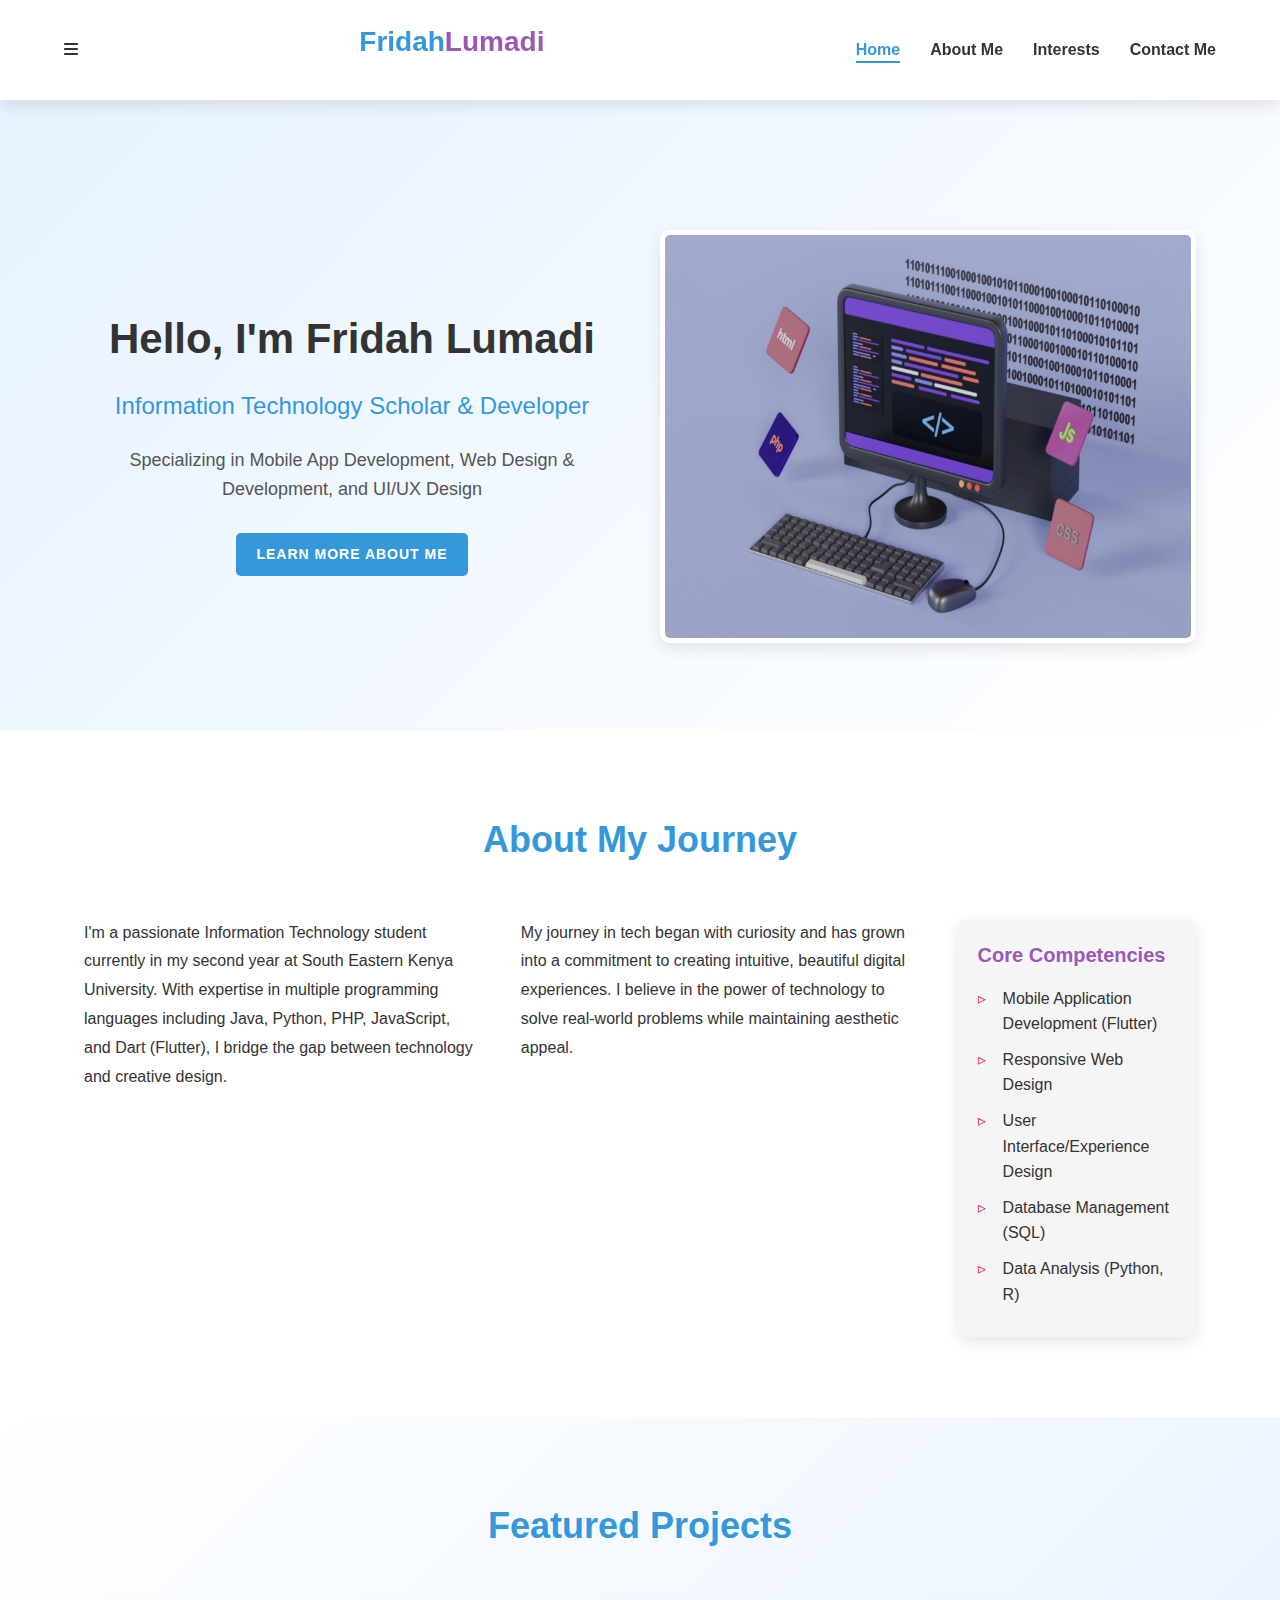
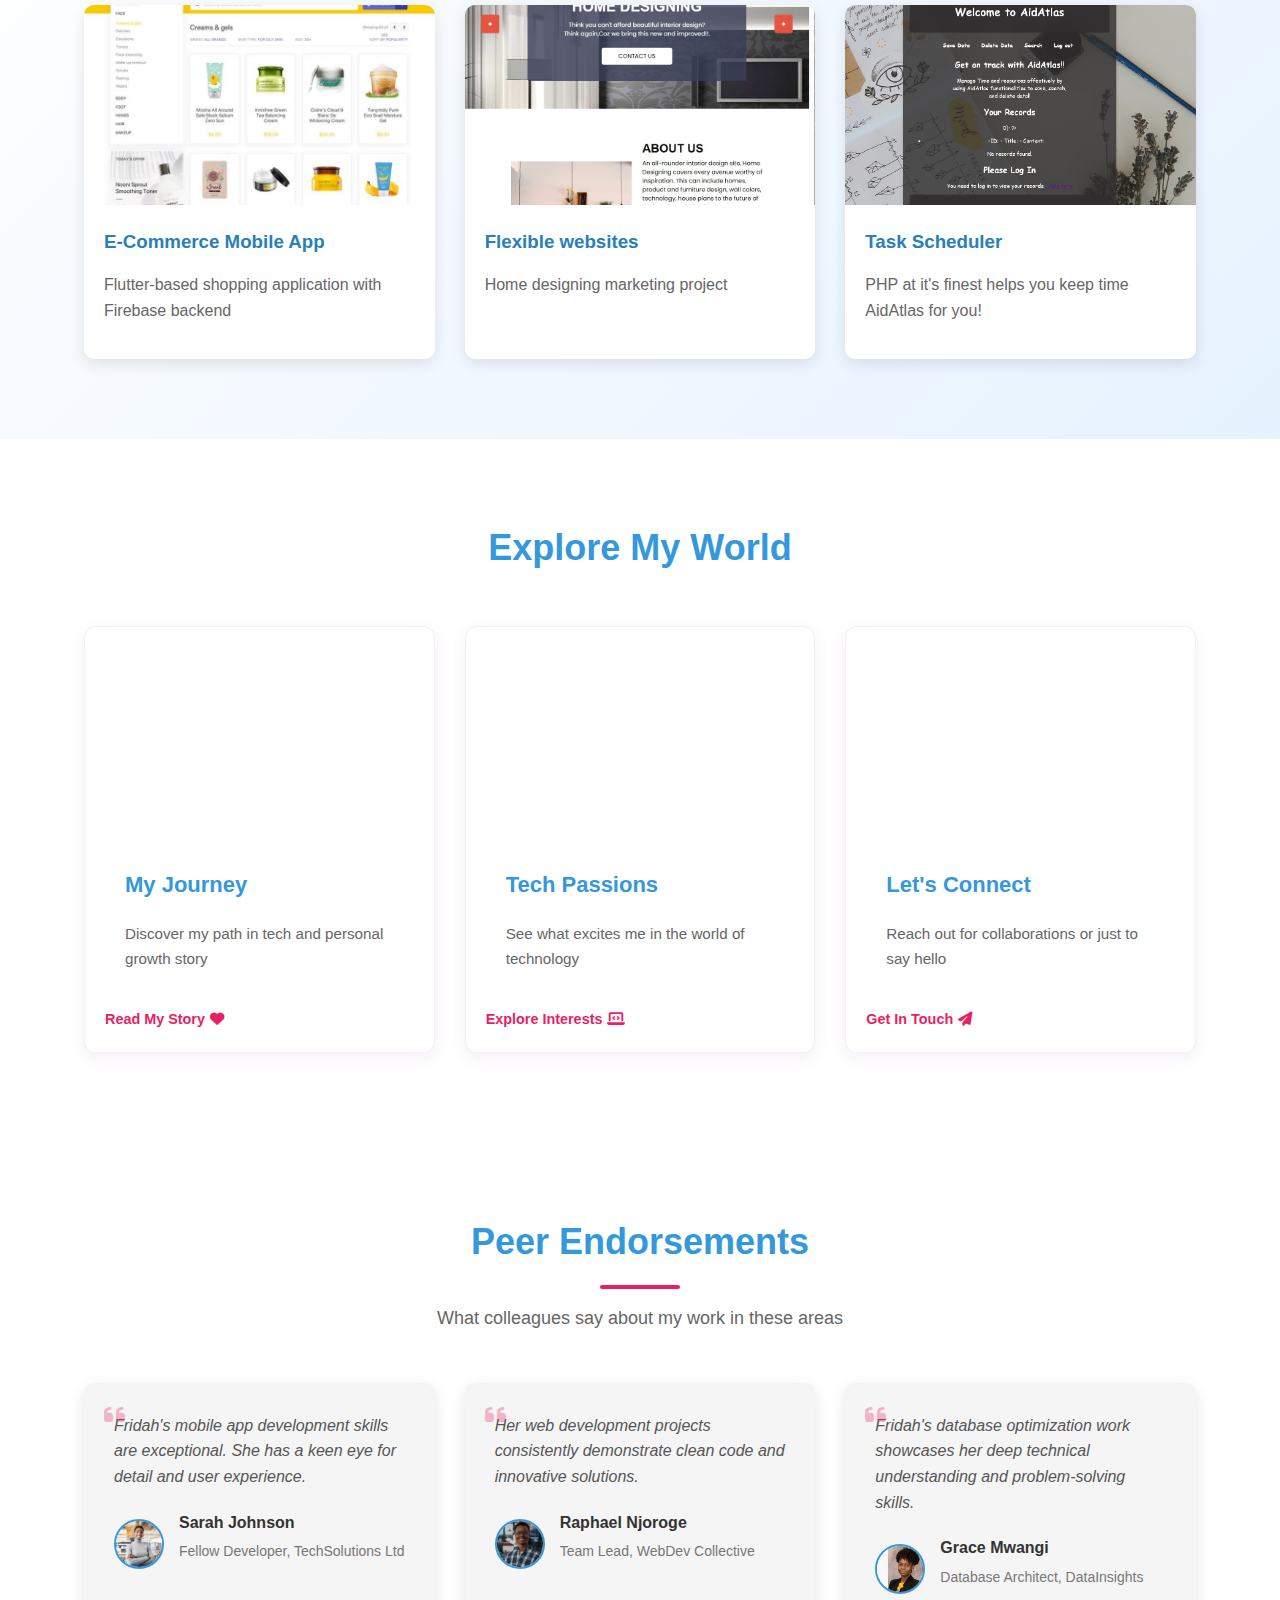
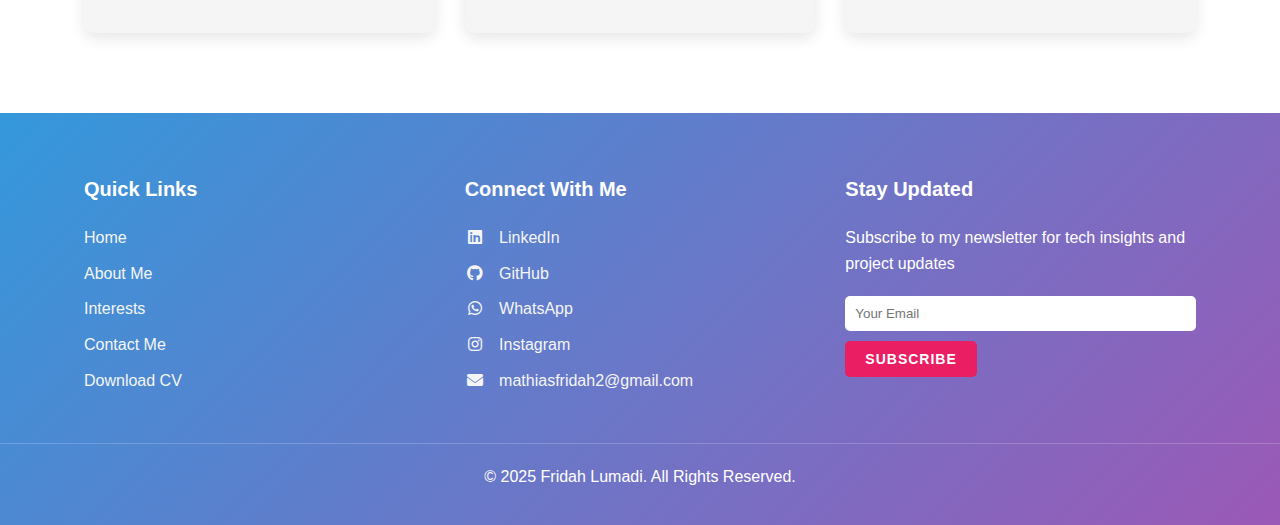
<file: Portfolio/index.html>
<!DOCTYPE html>
<html lang="en">
<head>
    <meta charset="UTF-8">
    <meta name="viewport" content="width=device-width, initial-scale=1.0">
    <title>Fridah Lumadi | IT Professional</title>
    <link rel="stylesheet" href="css/styles.css">
    <link rel="stylesheet" href="css/index.css">
    <link rel="stylesheet" href="https://cdnjs.cloudflare.com/ajax/libs/font-awesome/6.4.0/css/all.min.css">
</head>
<body>
    <header>
        <div class="container">
            <div class="logo">
                <h1>Fridah<span>Lumadi</span></h1>
            </div>
            <nav>
                <ul>
                    <li class="active"><a href="index.html">Home</a></li>
                    <li><a href="aboutme.html">About Me</a></li>
                    <li><a href="interests.html">Interests</a></li>
                    <li><a href="contact.html">Contact Me</a></li>

                </ul>
            </nav>
        </div>
    </header>

    <section class="hero">
        <div class="container">
            <div class="hero-content">
                <h2>Hello, I'm Fridah Lumadi</h2>
                <h3>Information Technology Scholar & Developer</h3>
                <p>Specializing in Mobile App Development, Web Design & Development, and UI/UX Design</p>
                <a href="aboutme.html" class="btn">Learn More About Me</a>
            </div>
            <div class="hero-image">
                <img src="images/profile.jpg" alt="Fridah Lumadi">
            </div>
        </div>
    </section>

    <section class="about">
        <div class="container">
            <h2>About My Journey</h2>
            <div class="about-content">
                <p>I'm a passionate Information Technology student currently in my second year at South Eastern Kenya University. With expertise in multiple programming languages including Java, Python, PHP, JavaScript, and Dart (Flutter), I bridge the gap between technology and creative design.</p>
                <p>My journey in tech began with curiosity and has grown into a commitment to creating intuitive, beautiful digital experiences. I believe in the power of technology to solve real-world problems while maintaining aesthetic appeal.</p>
                <div class="skills">
                    <h3>Core Competencies</h3>
                    <ul>
                        <li>Mobile Application Development (Flutter)</li>
                        <li>Responsive Web Design</li>
                        <li>User Interface/Experience Design</li>
                        <li>Database Management (SQL)</li>
                        <li>Data Analysis (Python, R)</li>
                    </ul>
                </div>
            </div>
        </div>
    </section>

    <section class="featured-projects">
        <div class="container">
            <h2>Featured Projects</h2>
            <div class="projects-carousel">
                <div class="project">
                    <img src="images/project3.jpg" alt="Project 1">
                    <a href="#" ><h3>E-Commerce Mobile App</h3></a>
                    <p>Flutter-based shopping application with Firebase backend</p>
                </div>
                <div class="project">
                    <img src="images/project2.jpg" alt="Project 2">
                    <a href="https://github.com/flumadi/homedesigning" ><h3>Flexible websites</h3></a>
                    <p>Home designing marketing project</p>
                </div>
                <div class="project">
                    <img src="images/project1.jpg" alt="Project 3">
                    <a href="https://github.com/flumadi/AidAtlas_tasksheduler" ><h3>Task Scheduler</h3></a>
                    <p>PHP at it's finest helps you keep time AidAtlas for you!</p>
                </div>
            </div>
        </div>
    </section>
     <section class="page-previews">
        <div class="container">
            <h2>Explore My World</h2>
            <div class="preview-grid">
                <a href="aboutme.html" class="preview-card" data-animate="fadeInUp">
                    <div class="preview-image" style="background-image: url('https://images.unsplash.com/photo-1542744173-8e7e53415bb0?ixlib=rb-4.0.3&ixid=M3wxMjA3fDB8MHxwaG90by1wYWdlfHx8fGVufDB8fHx8fA%3D%3D&auto=format&fit=crop&w=600&q=80');">
                        <div class="image-credit"></div>
                    </div>
                    <div class="preview-content">
                        <h3>My Journey</h3>
                        <p>Discover my path in tech and personal growth story</p>
                        <span class="preview-link">Read My Story <i class="fas fa-heart"></i></span>
                    </div>
                </a>
                <a href="interests.html" class="preview-card" data-animate="fadeInUp" data-delay="100">
                    <div class="preview-image" style="background-image: url('https://images.unsplash.com/photo-1547658719-da2b51169166?ixlib=rb-4.0.3&ixid=M3wxMjA3fDB8MHxwaG90by1wYWdlfHx8fGVufDB8fHx8fA%3D%3D&auto=format&fit=crop&w=600&q=80');">
                        <div class="image-credit"></div>
                    </div>
                    <div class="preview-content">
                        <h3>Tech Passions</h3>
                        <p>See what excites me in the world of technology</p>
                        <span class="preview-link">Explore Interests <i class="fas fa-laptop-code"></i></span>
                    </div>
                </a>
                <a href="contact.html" class="preview-card" data-animate="fadeInUp" data-delay="200">
                    <div class="preview-image" style="background-image: url('https://images.unsplash.com/photo-1529333166437-7750a6dd5a70?ixlib=rb-4.0.3&ixid=M3wxMjA3fDB8MHxwaG90by1wYWdlfHx8fGVufDB8fHx8fA%3D%3D&auto=format&fit=crop&w=600&q=80');">
                        <div class="image-credit"></div>
                    </div>
                    <div class="preview-content">
                        <h3>Let's Connect</h3>
                        <p>Reach out for collaborations or just to say hello</p>
                        <span class="preview-link">Get In Touch <i class="fas fa-paper-plane"></i></span>
                    </div>
                </a>
            </div>
        </div>
    </section>
    <section class="testimonials">
        <div class="container">
            <h2 class="section-title">Peer Endorsements</h2>
            <p class="section-subtitle">What colleagues say about my work in these areas</p>
            
            <div class="testimonial-slider">
                <div class="testimonial-card">
                    <div class="testimonial-content">
                        <i class="fas fa-quote-left quote-icon"></i>
                        <p>Fridah's mobile app development skills are exceptional. She has a keen eye for detail and user experience.</p>
                    </div>
                    <div class="testimonial-author">
                        <img src="images/client1.jpg" alt="Colleague">
                        <div>
                            <h4>Sarah Johnson</h4>
                            <p>Fellow Developer, TechSolutions Ltd</p>
                        </div>
                    </div>
                </div>
                
                <div class="testimonial-card">
                    <div class="testimonial-content">
                        <i class="fas fa-quote-left quote-icon"></i>
                        <p>Her web development projects consistently demonstrate clean code and innovative solutions.</p>
                    </div>
                    <div class="testimonial-author">
                        <img src="images/client3.jpg" alt="Colleague">
                        <div>
                            <h4>Raphael Njoroge</h4>
                            <p>Team Lead, WebDev Collective</p>
                        </div>
                    </div>
                </div>
                
                <div class="testimonial-card">
                    <div class="testimonial-content">
                        <i class="fas fa-quote-left quote-icon"></i>
                        <p>Fridah's database optimization work showcases her deep technical understanding and problem-solving skills.</p>
                    </div>
                    <div class="testimonial-author">
                        <img src="images/client2.jpg" alt="Colleague">
                        <div>
                            <h4>Grace Mwangi</h4>
                            <p>Database Architect, DataInsights</p>
                        </div>
                    </div>
                </div>
            </div>
        </div>
    </section>

    <footer>
        <div class="container">
            <div class="footer-links">
                <h3>Quick Links</h3>
                <ul>
                    <li><a href="index.html">Home</a></li>
                    <li><a href="aboutme.html">About Me</a></li>
                    <li><a href="interests.html">Interests</a></li>
                    <li><a href="contact.html">Contact Me</a></li>
                    <li><a href="https://drive.google.com/file/d/1qJJAAvzJBwAUFWs9P2b1STUylVe3m7JW/view?usp=drive_link">Download CV</a></li>
                </ul>
            </div>
            <div class="footer-contact">
                <h3>Connect With Me</h3>
                <ul>
                    <li><a href="https://www.linkedin.com/in/fridah-lumadi-356257330" target="_blank"><i class="fab fa-linkedin"></i> LinkedIn</a></li>
                    <li><a href="https://github.com/flumadi" target="_blank"><i class="fab fa-github"></i> GitHub</a></li>
                    <li><a href="https://wa.me/0724442672" target="_blank"><i class="fab fa-whatsapp"></i> WhatsApp</a></li>
                    <li><a href="https://www.instagram.com/flumadi" target="_blank"><i class="fab fa-instagram"></i> Instagram</a></li>
                    <li><a href="mailto:mathiasfridah2@gmail.com"><i class="fas fa-envelope"></i> mathiasfridah2@gmail.com</a></li>
                </ul>
            </div>
            <div class="footer-newsletter">
                <h3>Stay Updated</h3>
                <p>Subscribe to my newsletter for tech insights and project updates</p>
                
                <form 
                  name="newsletter" 
                  method="POST" 
                  netlify
                  netlify-honeypot="bot-field"
                  id="newsletterForm" 
                  class="newsletter-form"
                >
                  <input type="hidden" name="form-name" value="newsletter">
                  <p class="hidden">
                    <label>Don't fill this out: <input name="bot-field"></label>
                  </p>
                  
                  <input 
                    type="email" 
                    id="newsletterEmail" 
                    name="email" 
                    placeholder="Your Email" 
                    required
                    aria-label="Your email address"
                  >
                  <button type="submit" class="btn">
                    <span class="btn-text">Subscribe</span>
                    <i class="fas fa-spinner loading-spinner"></i>
                  </button>
                  <div class="form-response-message"></div>
                </form>
              </div>
</div>
            </div>
        <div class="copyright">
            <p>&copy; 2025 Fridah Lumadi. All Rights Reserved.</p>
        </div>
    </footer>

    <script src="js/script.js"></script>
</body>
</html>
</file>
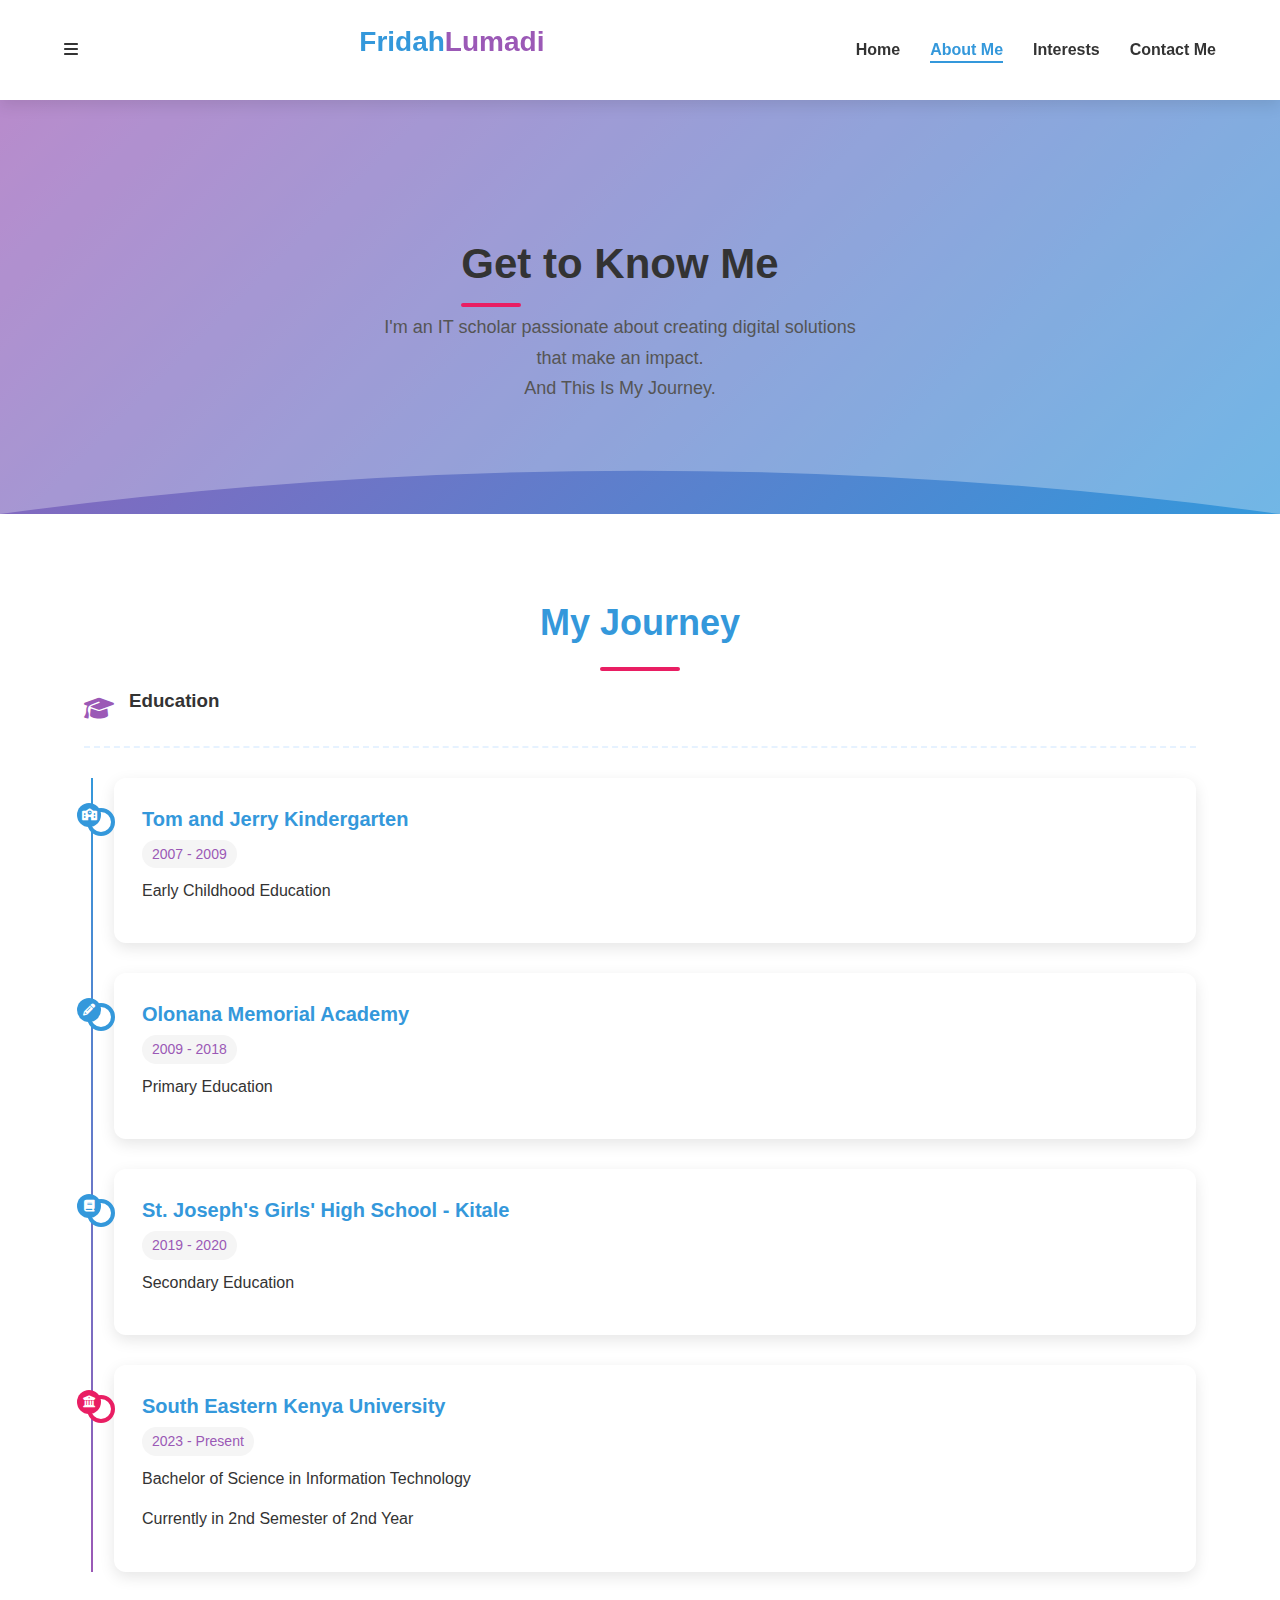
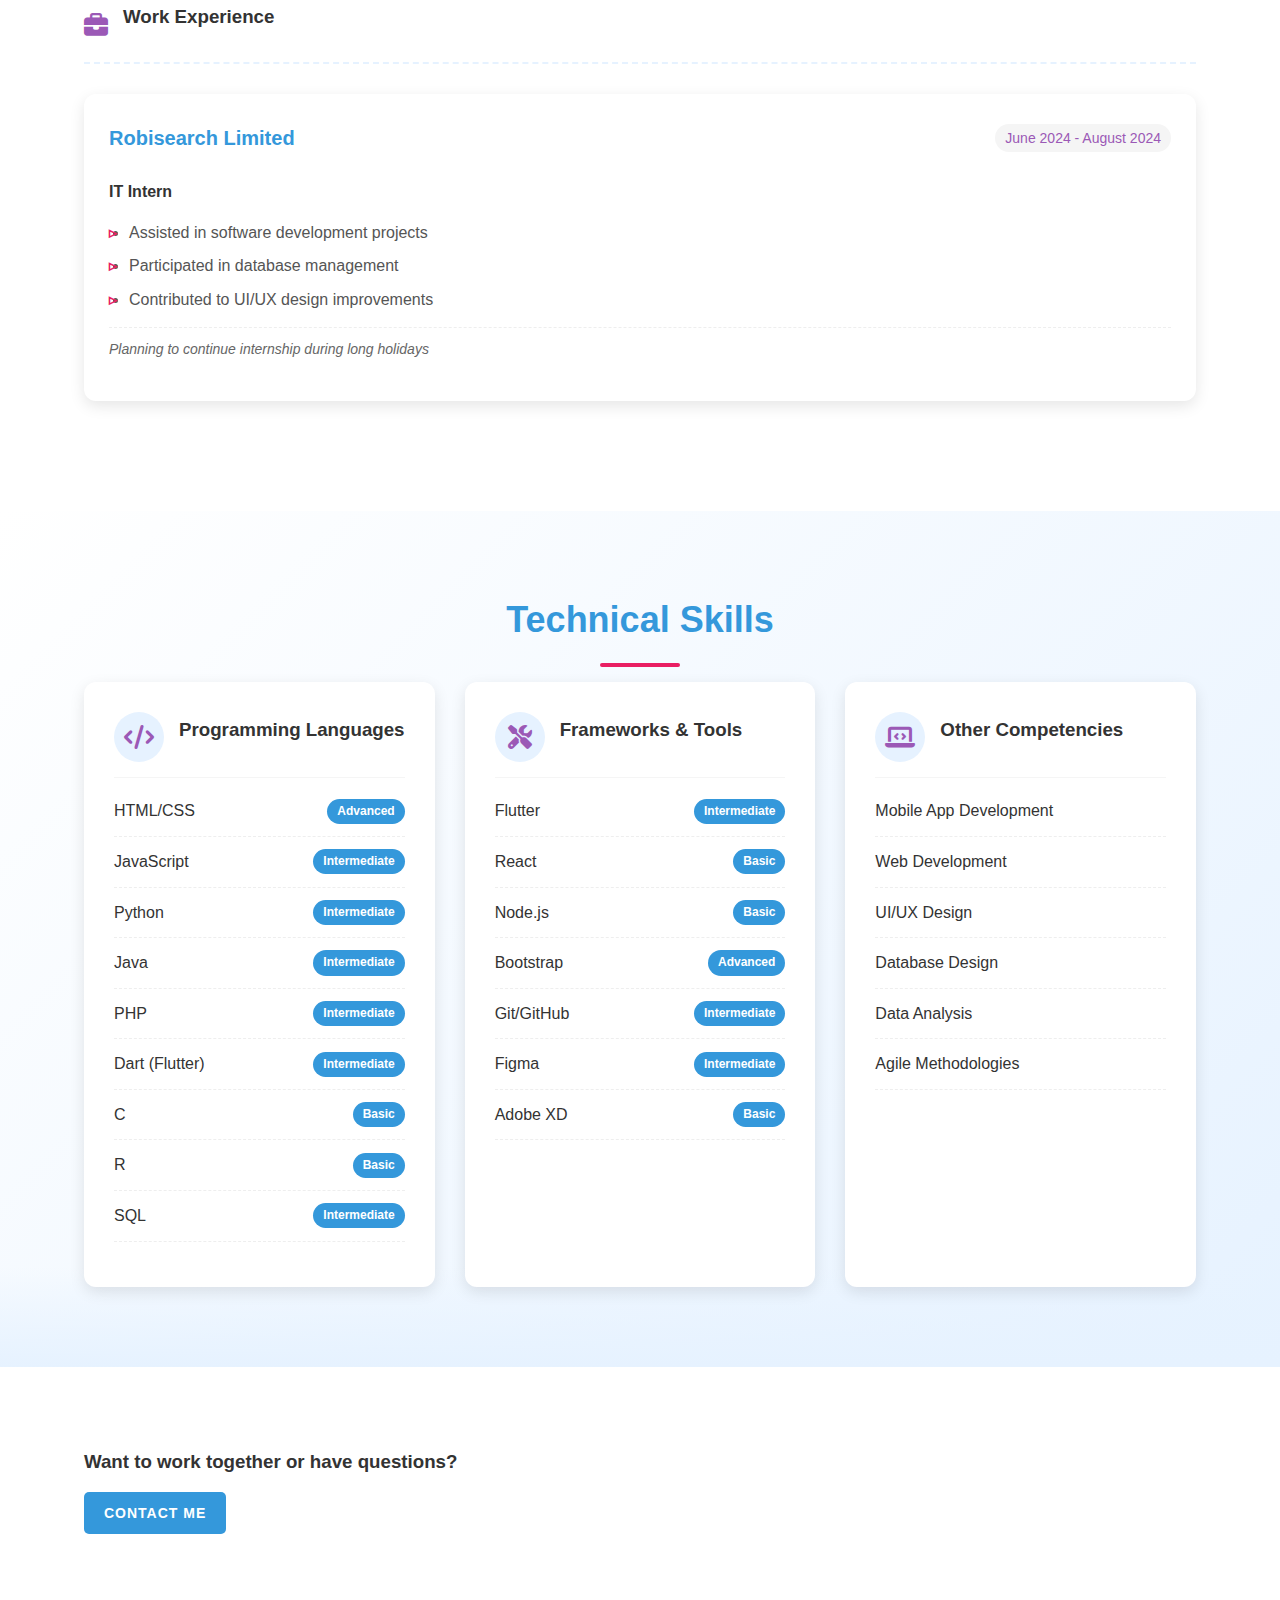
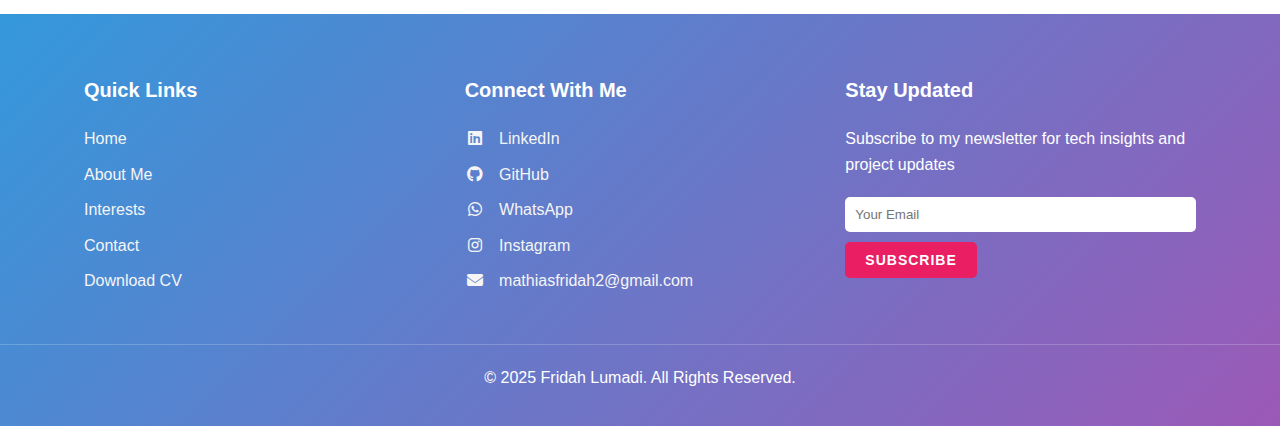
<file: Portfolio/aboutme.html>
<!DOCTYPE html>
<html lang="en">
<head>
    <meta charset="UTF-8">
    <meta name="viewport" content="width=device-width, initial-scale=1.0">
    <title>About Fridah Lumadi | IT Professional</title>
    <link rel="stylesheet" href="css/styles.css">
    <link rel="stylesheet" href="https://cdnjs.cloudflare.com/ajax/libs/font-awesome/6.4.0/css/all.min.css">
</head>
 <body>
    <header>
        <div class="container">
            <div class="logo">
                <h1>Fridah<span>Lumadi</span></h1>
            </div>
            <nav>
                <ul>
                    <li><a href="index.html">Home</a></li>
                    <li class="active"><a href="aboutme.html">About Me</a></li>
                    <li><a href="interests.html">Interests</a></li>
                    <li><a href="contact.html">Contact Me</a></li>
                </ul>
            </nav>
        </div>
    </header>

    <section class="about-hero">
        <div class="container">
            <div class="hero-content">
                <h2>Get to Know Me</h2>
                <p>I'm an IT scholar passionate about creating digital solutions that make an impact.<br>
                    And This Is My Journey.<br>
                </p>
            </div>
        </div>
    </section>

    <section class="about-me">
        <div class="container">
            <h2 class="section-title">My Journey</h2>
            <div class="about-grid">
                <div class="education">
                    <div class="section-header">
                        <i class="fas fa-graduation-cap"></i>
                        <h3>Education</h3>
                    </div>
                    <div class="timeline">
                        <div class="timeline-item">
                            <div class="timeline-icon">
                                <i class="fas fa-school"></i>
                            </div>
                            <div class="timeline-content">
                                <h4>Tom and Jerry Kindergarten</h4>
                                <p class="timeline-date">2007 - 2009</p>
                                <p>Early Childhood Education</p>
                            </div>
                        </div>
                        <div class="timeline-item">
                            <div class="timeline-icon">
                                <i class="fas fa-pencil-alt"></i>
                            </div>
                            <div class="timeline-content">
                                <h4>Olonana Memorial Academy</h4>
                                <p class="timeline-date">2009 - 2018</p>
                                <p>Primary Education</p>
                            </div>
                        </div>
                        <div class="timeline-item">
                            <div class="timeline-icon">
                                <i class="fas fa-book"></i>
                            </div>
                            <div class="timeline-content">
                                <h4>St. Joseph's Girls' High School - Kitale</h4>
                                <p class="timeline-date">2019 - 2020</p>
                                <p>Secondary Education</p>
                            </div>
                        </div>
                        <div class="timeline-item current">
                            <div class="timeline-icon">
                                <i class="fas fa-university"></i>
                            </div>
                            <div class="timeline-content">
                                <h4>South Eastern Kenya University</h4>
                                <p class="timeline-date">2023 - Present</p>
                                <p>Bachelor of Science in Information Technology</p>
                                <p>Currently in 2nd Semester of 2nd Year</p>
                            </div>
                        </div>
                    </div>
                </div>
                <div class="experience">
                    <div class="section-header">
                        <i class="fas fa-briefcase"></i>
                        <h3>Work Experience</h3>
                    </div>
                    <div class="experience-item">
                        <div class="exp-header">
                            <h4>Robisearch Limited</h4>
                            <p class="date">June 2024 - August 2024</p>
                        </div>
                        <p class="position">IT Intern</p>
                        <ul class="exp-details">
                            <li>Assisted in software development projects</li>
                            <li>Participated in database management</li>
                            <li>Contributed to UI/UX design improvements</li>
                        </ul>
                        <p class="exp-note">Planning to continue internship during long holidays</p>
                    </div>
                </div>
            </div>
        </div>
    </section>

    <section class="skills-showcase">
        <div class="container">
            <h2 class="section-title">Technical Skills</h2>
            <div class="skills-container">
                <div class="skill-category">
                    <div class="skill-header">
                        <i class="fas fa-code"></i>
                        <h3>Programming Languages</h3>
                    </div>
                    <ul>
                        <li><span class="skill-name">HTML/CSS</span> <span class="skill-level">Advanced</span></li>
                        <li><span class="skill-name">JavaScript</span> <span class="skill-level">Intermediate</span></li>
                        <li><span class="skill-name">Python</span> <span class="skill-level">Intermediate</span></li>
                        <li><span class="skill-name">Java</span> <span class="skill-level">Intermediate</span></li>
                        <li><span class="skill-name">PHP</span> <span class="skill-level">Intermediate</span></li>
                        <li><span class="skill-name">Dart (Flutter)</span> <span class="skill-level">Intermediate</span></li>
                        <li><span class="skill-name">C</span> <span class="skill-level">Basic</span></li>
                        <li><span class="skill-name">R</span> <span class="skill-level">Basic</span></li>
                        <li><span class="skill-name">SQL</span> <span class="skill-level">Intermediate</span></li>
                    </ul>
                </div>
                <div class="skill-category">
                    <div class="skill-header">
                        <i class="fas fa-tools"></i>
                        <h3>Frameworks & Tools</h3>
                    </div>
                    <ul>
                        <li><span class="skill-name">Flutter</span> <span class="skill-level">Intermediate</span></li>
                        <li><span class="skill-name">React</span> <span class="skill-level">Basic</span></li>
                        <li><span class="skill-name">Node.js</span> <span class="skill-level">Basic</span></li>
                        <li><span class="skill-name">Bootstrap</span> <span class="skill-level">Advanced</span></li>
                        <li><span class="skill-name">Git/GitHub</span> <span class="skill-level">Intermediate</span></li>
                        <li><span class="skill-name">Figma</span> <span class="skill-level">Intermediate</span></li>
                        <li><span class="skill-name">Adobe XD</span> <span class="skill-level">Basic</span></li>
                    </ul>
                </div>
                <div class="skill-category">
                    <div class="skill-header">
                        <i class="fas fa-laptop-code"></i>
                        <h3>Other Competencies</h3>
                    </div>
                    <ul>
                        <li><span class="skill-name">Mobile App Development</span></li>
                        <li><span class="skill-name">Web Development</span></li>
                        <li><span class="skill-name">UI/UX Design</span></li>
                        <li><span class="skill-name">Database Design</span></li>
                        <li><span class="skill-name">Data Analysis</span></li>
                        <li><span class="skill-name">Agile Methodologies</span></li>
                    </ul>
                </div>
            </div>
        </div>
    </section>
    

    <section class="call-to-action">
        <div class="container">
            <h3>Want to work together or have questions?</h3>
            <a href="contact.html" class="btn">Contact Me</a>
        </div>
    </section>

    <footer>
        <div class="container">
            <div class="footer-links">
                <h3>Quick Links</h3>
                <ul>
                    <li><a href="index.html">Home</a></li>
                    <li><a href="aboutme.html">About Me</a></li>
                    <li><a href="interests.html">Interests</a></li>
                    <li><a href="contact.html">Contact</a></li>
                    <li><a href="https://drive.google.com/file/d/1qJJAAvzJBwAUFWs9P2b1STUylVe3m7JW/view?usp=drive_link">Download CV</a></li>
                </ul>
            </div>
            <div class="footer-contact">
                <h3>Connect With Me</h3>
                <ul>
                    <li><a href="https://www.linkedin.com/in/fridah-lumadi-356257330" target="_blank"><i class="fab fa-linkedin"></i> LinkedIn</a></li>
                    <li><a href="https://github.com/flumadi" target="_blank"><i class="fab fa-github"></i> GitHub</a></li>
                    <li><a href="https://wa.me/0724442672" target="_blank"><i class="fab fa-whatsapp"></i> WhatsApp</a></li>
                    <li><a href="https://www.instagram.com/flumadi" target="_blank"><i class="fab fa-instagram"></i> Instagram</a></li>
                    <li><a href="mailto:mathiasfridah2@gmail.com"><i class="fas fa-envelope"></i> mathiasfridah2@gmail.com</a></li>
                </ul>
            </div>
          <div class="footer-newsletter">
    <h3>Stay Updated</h3>
    <p>Subscribe to my newsletter for tech insights and project updates</p>
    <form 
    name="newsletter" 
    method="POST" 
    netlify
    netlify-honeypot="bot-field"
    id="newsletterForm" 
    class="newsletter-form"
  >
    <input type="hidden" name="form-name" value="newsletter">
    <p class="hidden">
      <label>Don't fill this out: <input name="bot-field"></label>
    </p>
    
    <input 
      type="email" 
      id="newsletterEmail" 
      name="email" 
      placeholder="Your Email" 
      required
      aria-label="Your email address"
    >
    <button type="submit" class="btn">
      <span class="btn-text">Subscribe</span>
      <i class="fas fa-spinner loading-spinner"></i>
    </button>
    <div class="form-response-message"></div>
  </form>
</div>
        </div>
        <div class="copyright">
            <p>&copy; 2025 Fridah Lumadi. All Rights Reserved.</p>
        </div>
    </footer>

    <script src="js/script.js"></script>
</body>
</html>
</file>
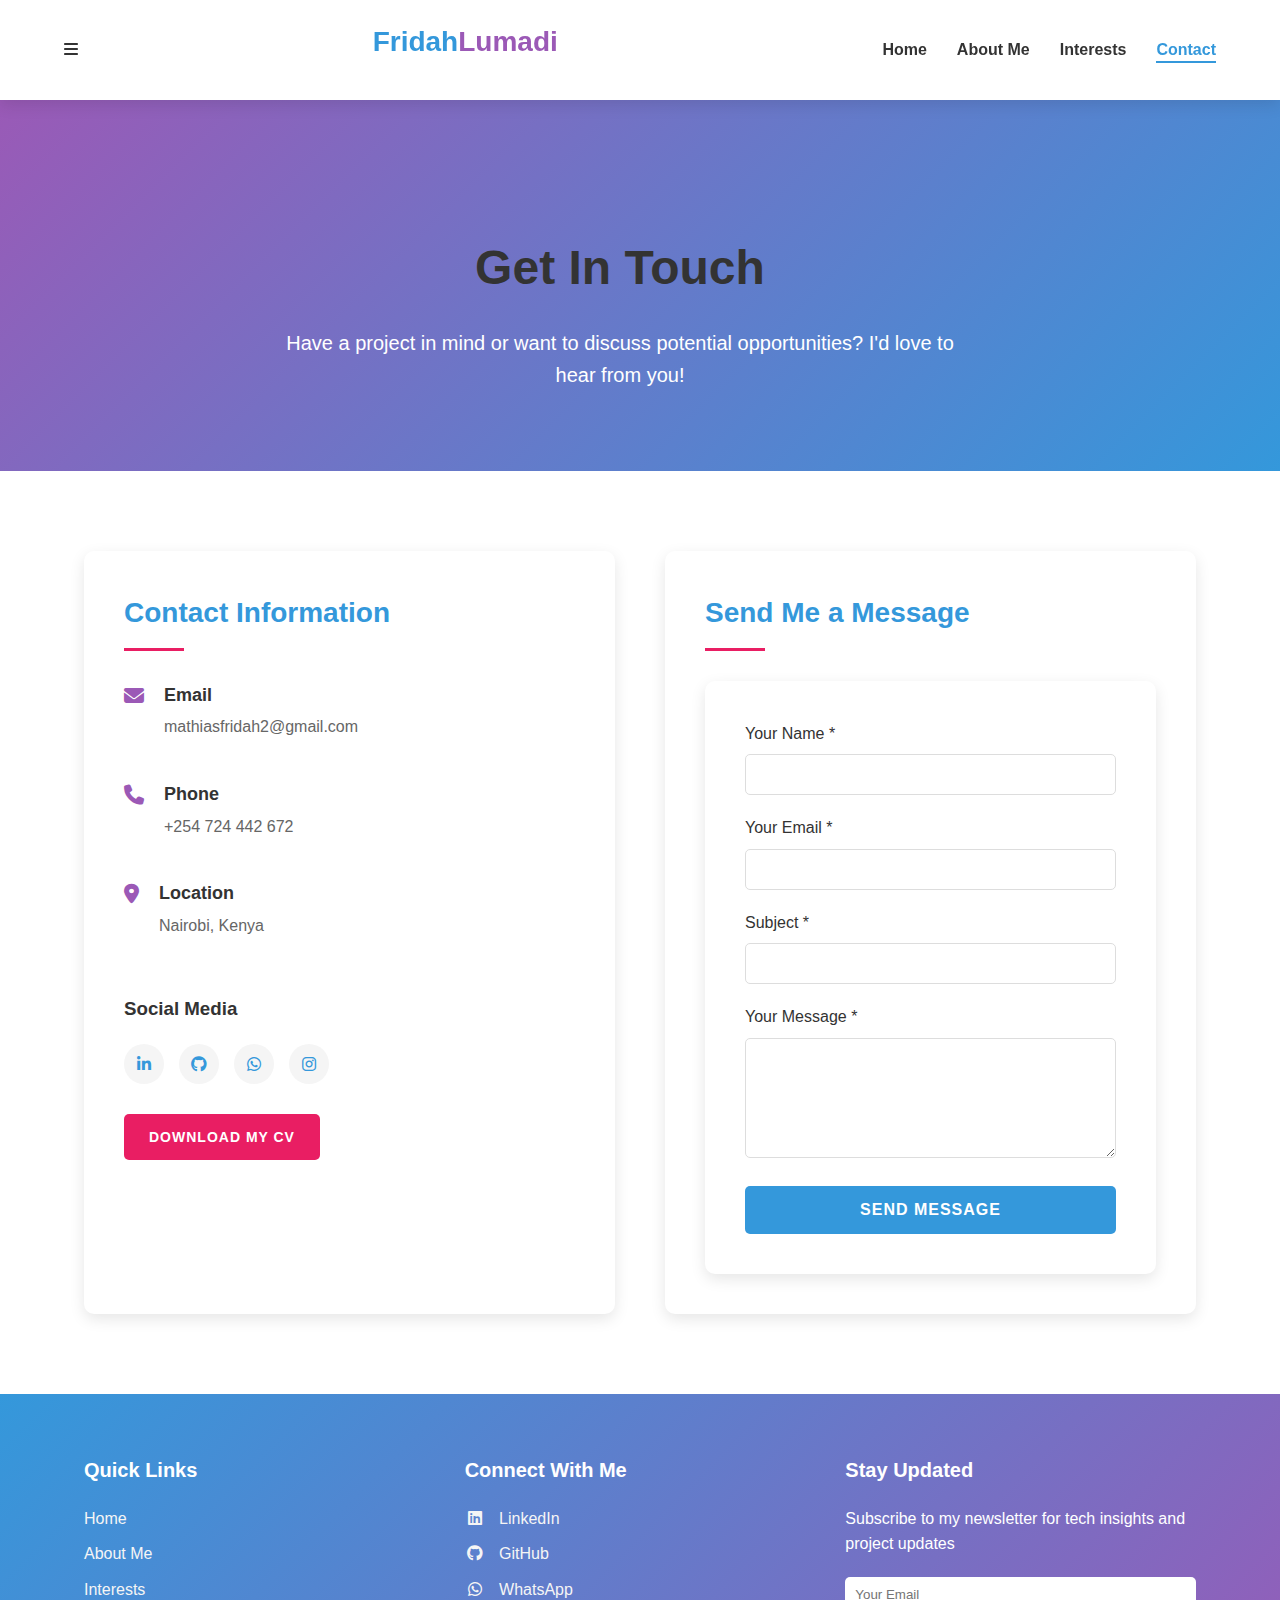
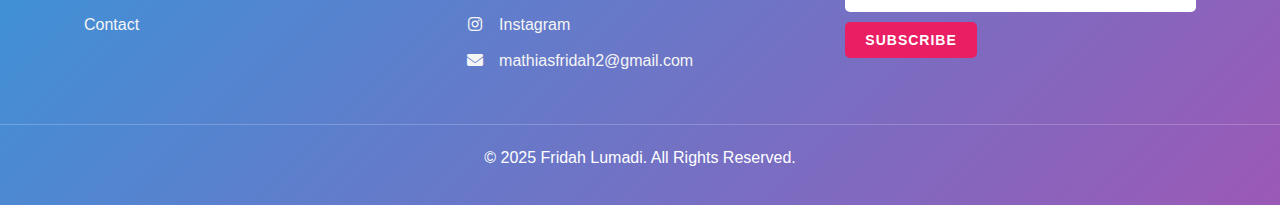
<file: Portfolio/contact.html>
<!DOCTYPE html>
<html lang="en">
<head>
    <meta charset="UTF-8">
    <meta name="viewport" content="width=device-width, initial-scale=1.0">
    <title>Contact Fridah Lumadi | IT Professional</title>
    <link rel="stylesheet" href="css/styles.css">

    <link rel="stylesheet" href="https://cdnjs.cloudflare.com/ajax/libs/font-awesome/6.4.0/css/all.min.css">
</head>
<body>
    <header>
        <div class="container">
            <div class="logo">
                <h1>Fridah<span>Lumadi</span></h1>
            </div>
            <nav>
                <ul>
                    <li><a href="index.html">Home</a></li>
                    <li><a href="aboutme.html">About Me</a></li>
                    <li><a href="interests.html">Interests</a></li>
                    <li class="active"><a href="contact.html">Contact</a></li>
                </ul>
            </nav>
        </div>
    </header>

    <section class="contact-hero">
        <div class="container">
            <div class="hero-content">
            <h1>Get In Touch</h1>
            <p>Have a project in mind or want to discuss potential opportunities? I'd love to hear from you!</p>
        </div>
        </div>
    </section>

    <section class="contact-section">
        <div class="container">
            <div class="contact-container">
                <div class="contact-info">
                    <h2>Contact Information</h2>
                    <div class="info-item">
                        <i class="fas fa-envelope"></i>
                        <div>
                            <h3>Email</h3>
                            <p>mathiasfridah2@gmail.com</p>
                        </div>
                    </div>
                    <div class="info-item">
                        <i class="fas fa-phone"></i>
                        <div>
                            <h3>Phone</h3>
                            <p>+254 724 442 672</p>
                        </div>
                    </div>
                    <div class="info-item">
                        <i class="fas fa-map-marker-alt"></i>
                        <div>
                            <h3>Location</h3>
                            <p>Nairobi, Kenya</p>
                        </div>
                    </div>
                    <div class="social-links">
                        <h3>Social Media</h3>
                        <div class="social-icons">
                            <a href="https://www.linkedin.com/in/fridah-lumadi-356257330/" target="_blank" class="social-icon">
                                <i class="fab fa-linkedin-in"></i>
                            </a>
                            <a href="https://github.com/flumadi" target="_blank" class="social-icon">
                                <i class="fab fa-github"></i>
                            </a>
                            <a href="https://wa.me/0724442672" target="_blank" class="social-icon">
                                <i class="fab fa-whatsapp"></i>
                            </a>
                            <a href="https://www.instagram.com/flumadi" target="_blank" class="social-icon">
                                <i class="fab fa-instagram"></i>
                            </a>
                        </div>
                    </div>
                    <a href="https://drive.google.com/file/d/1qJJAAvzJBwAUFWs9P2b1STUylVe3m7JW/view?usp=drive_link" class="btn cv-btn">Download My CV</a>
                </div>
                <div class="contact-form">
                    <h2>Send Me a Message</h2>
                    <form 
  name="contact" 
  method="POST" 
  netlify 
  netlify-honeypot="bot-field" 
  id="contactForm"
  class="contact-form"
>
  <input type="hidden" name="form-name" value="contact">
  <p class="hidden">
    <label>Don't fill this out: <input name="bot-field"></label>
  </p>
  
  <div class="form-group">
    <label for="name">Your Name *</label>
    <input type="text" id="name" name="name" required>
  </div>
  <div class="form-group">
    <label for="email">Your Email *</label>
    <input type="email" id="email" name="email" required>
  </div>
  <div class="form-group">
    <label for="subject">Subject *</label>
    <input type="text" id="subject" name="subject" required>
  </div>
  <div class="form-group">
    <label for="message">Your Message *</label>
    <textarea id="message" name="message" rows="5" required></textarea>
  </div>
  <button type="submit" class="btn">Send Message</button>
  <div class="form-response-message"></div>
</form>
                </div>
                </div>
            </div>
        </div>
    </section>

    <footer>
        <div class="container">
            <div class="footer-links">
                <h3>Quick Links</h3>
                <ul>
                    <li><a href="index.html">Home</a></li>
                    <li><a href="aboutme.html">About Me</a></li>
                    <li><a href="interests.html">Interests</a></li>
                    <li><a href="contact.html">Contact</a></li>
                </ul>
            </div>
            <div class="footer-contact">
                <h3>Connect With Me</h3>
                <ul>
                    <li><a href="https://www.linkedin.com/in/fridah-lumadi-356257330" target="_blank"><i class="fab fa-linkedin"></i> LinkedIn</a></li>
                    <li><a href="https://github.com/flumadi" target="_blank"><i class="fab fa-github"></i> GitHub</a></li>
                    <li><a href="https://wa.me/0724442672" target="_blank"><i class="fab fa-whatsapp"></i> WhatsApp</a></li>
                    <li><a href="https://www.instagram.com/flumadi" target="_blank"><i class="fab fa-instagram"></i> Instagram</a></li>
                    <li><a href="mailto:mathiasfridah2@gmail.com"><i class="fas fa-envelope"></i> mathiasfridah2@gmail.com</a></li>
                </ul>
            </div>
            <div class="footer-newsletter">
                <h3>Stay Updated</h3>
                <p>Subscribe to my newsletter for tech insights and project updates</p>
                <div class="footer-newsletter">
                    <form 
                      name="newsletter" 
                      method="POST" 
                      netlify
                      netlify-honeypot="bot-field"
                      id="newsletterForm" 
                      class="newsletter-form"
                    >
                      <input type="hidden" name="form-name" value="newsletter">
                      <p class="hidden">
                        <label>Don't fill this out: <input name="bot-field"></label>
                      </p>
                      
                      <input 
                        type="email" 
                        id="newsletterEmail" 
                        name="email" 
                        placeholder="Your Email" 
                        required
                        aria-label="Your email address"
                      >
                      <button type="submit" class="btn">
                        <span class="btn-text">Subscribe</span>
                        <i class="fas fa-spinner loading-spinner"></i>
                      </button>
                      <div class="form-response-message"></div>
                    </form>
                </div>
            </div>
        </div>
        <div class="copyright">
            <p>&copy; 2025 Fridah Lumadi. All Rights Reserved.</p>
        </div>
    </footer>

    <script src="js/script.js"></script>
</body>
</html>
</file>
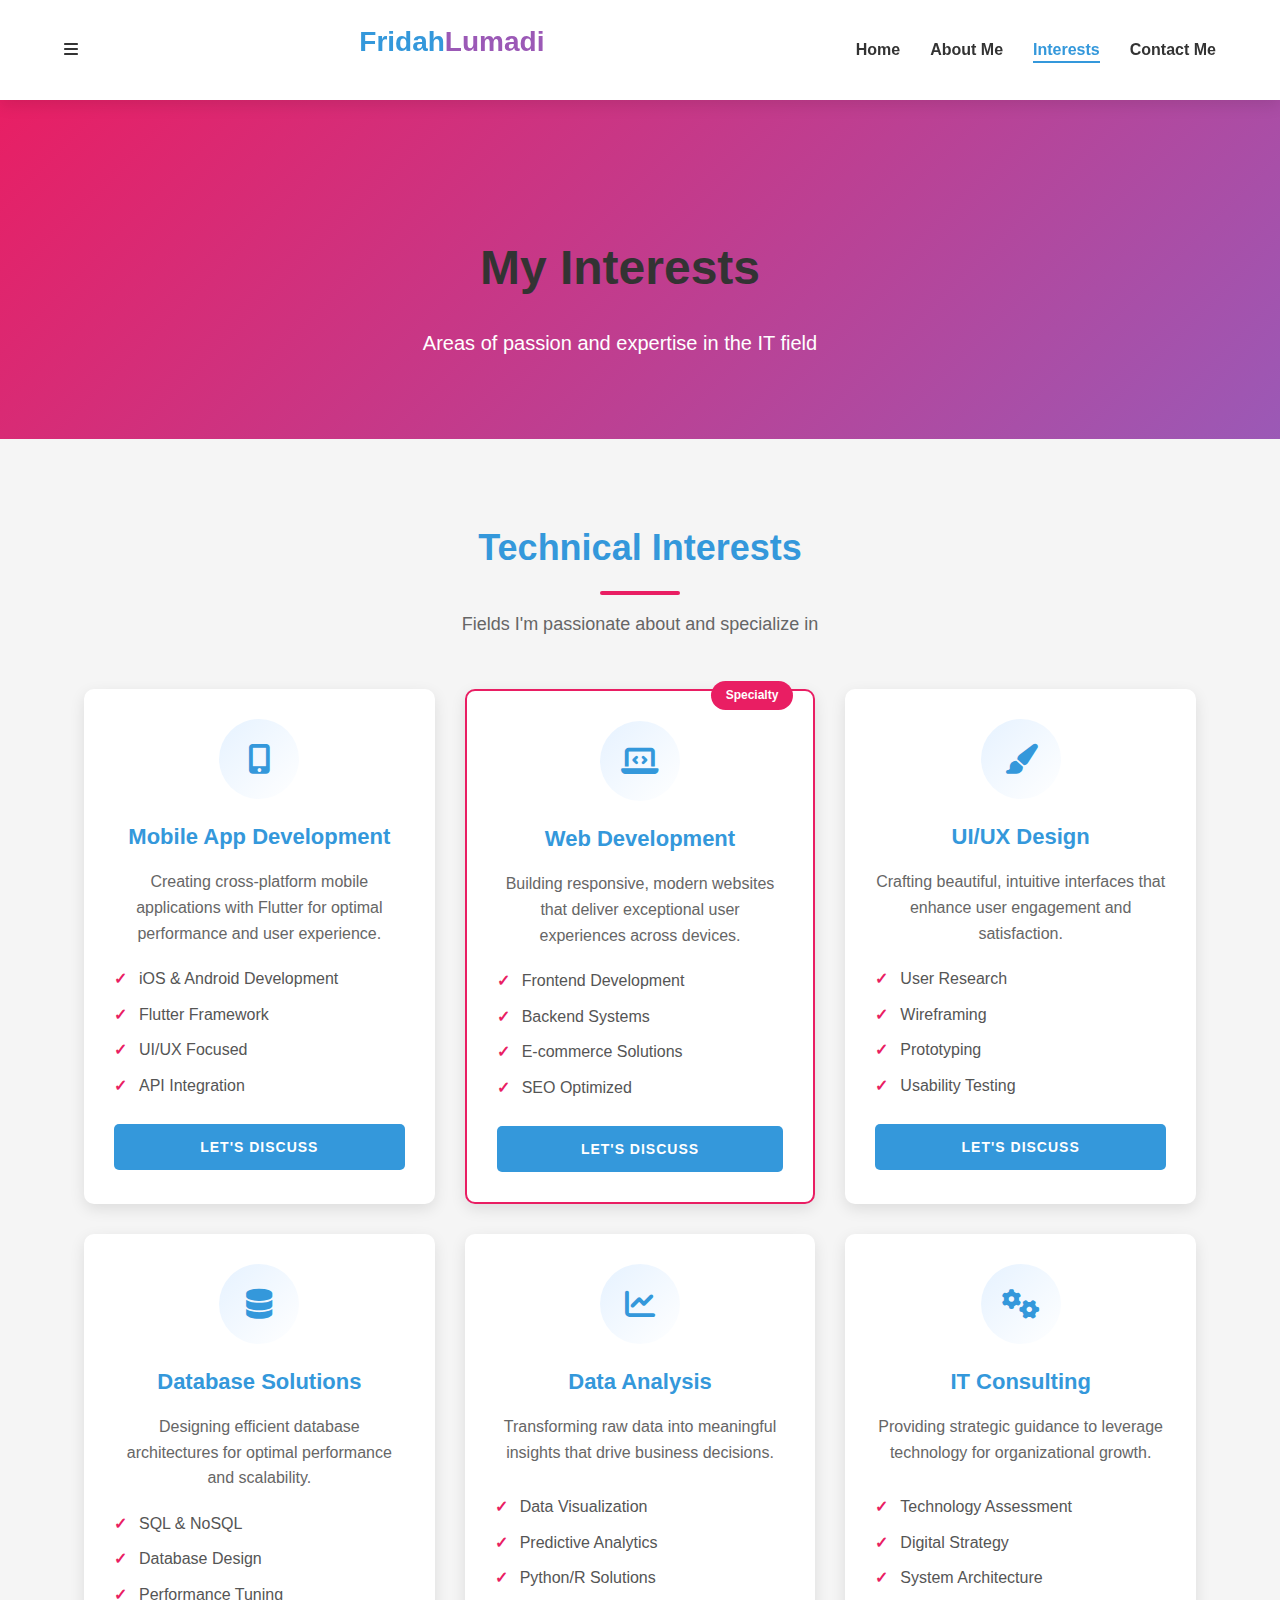
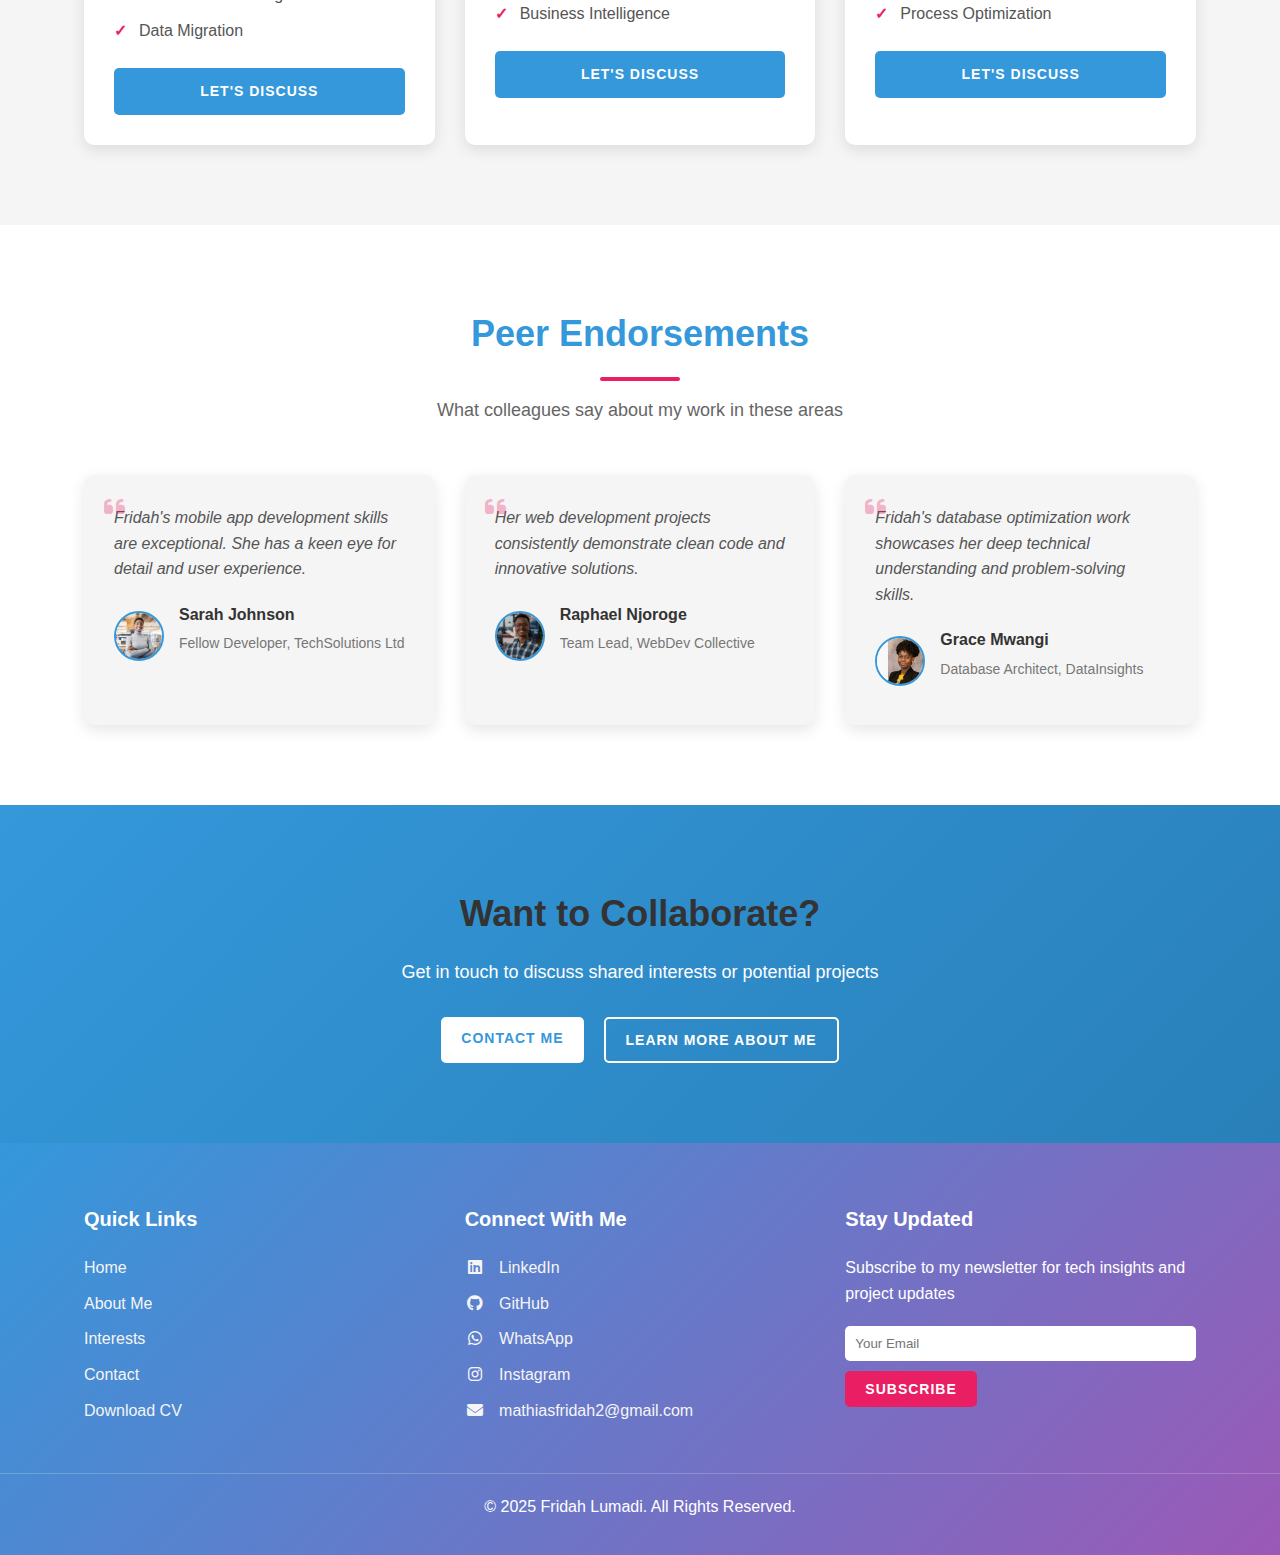
<file: Portfolio/interests.html>
<!DOCTYPE html>
<html lang="en">
<head>
    <meta charset="UTF-8">
    <meta name="viewport" content="width=device-width, initial-scale=1.0">
    <title>Interests | Fridah Lumadi - IT Professional</title>
    <link rel="stylesheet" href="css/styles.css">

    <link rel="stylesheet" href="https://cdnjs.cloudflare.com/ajax/libs/font-awesome/6.4.0/css/all.min.css">
</head>
<body>
    <header>
        <div class="container">
            <div class="logo">
                <h1>Fridah<span>Lumadi</span></h1>
            </div>
            <nav>
                <ul>
                    <li><a href="index.html">Home</a></li>
                    <li><a href="aboutme.html">About Me</a></li>
                    <li class="active"><a href="interests.html">Interests</a></li>
                    <li><a href="contact.html">Contact Me</a></li>
                </ul>
            </nav>
        </div>
    </header>

    <section class="interests-hero">
        <div class="container">
            <div class="hero-content">
            <h1>My Interests</h1>
            <p>Areas of passion and expertise in the IT field</p>
        </div>
        </div>
    </section>

    <section class="interests-section">
        <div class="container">
            <h2 class="section-title">Technical Interests</h2>
            <p class="section-subtitle">Fields I'm passionate about and specialize in</p>
            
            <div class="interests-grid">
                <div class="interest-card">
                    <div class="interest-icon">
                        <i class="fas fa-mobile-alt"></i>
                    </div>
                    <h3>Mobile App Development</h3>
                    <p>Creating cross-platform mobile applications with Flutter for optimal performance and user experience.</p>
                    <ul class="interest-details">
                        <li>iOS & Android Development</li>
                        <li>Flutter Framework</li>
                        <li>UI/UX Focused</li>
                        <li>API Integration</li>
                    </ul>
                    <a href="contact.html" class="btn interest-btn">Let's Discuss</a>
                </div>
                
                <div class="interest-card featured">
                    <div class="interest-badge">Specialty</div>
                    <div class="interest-icon">
                        <i class="fas fa-laptop-code"></i>
                    </div>
                    <h3>Web Development</h3>
                    <p>Building responsive, modern websites that deliver exceptional user experiences across devices.</p>
                    <ul class="interest-details">
                        <li>Frontend Development</li>
                        <li>Backend Systems</li>
                        <li>E-commerce Solutions</li>
                        <li>SEO Optimized</li>
                    </ul>
                    <a href="contact.html" class="btn interest-btn">Let's Discuss</a>
                </div>
                
                <div class="interest-card">
                    <div class="interest-icon">
                        <i class="fas fa-paint-brush"></i>
                    </div>
                    <h3>UI/UX Design</h3>
                    <p>Crafting beautiful, intuitive interfaces that enhance user engagement and satisfaction.</p>
                    <ul class="interest-details">
                        <li>User Research</li>
                        <li>Wireframing</li>
                        <li>Prototyping</li>
                        <li>Usability Testing</li>
                    </ul>
                    <a href="contact.html" class="btn interest-btn">Let's Discuss</a>
                </div>
                
                <div class="interest-card">
                    <div class="interest-icon">
                        <i class="fas fa-database"></i>
                    </div>
                    <h3>Database Solutions</h3>
                    <p>Designing efficient database architectures for optimal performance and scalability.</p>
                    <ul class="interest-details">
                        <li>SQL & NoSQL</li>
                        <li>Database Design</li>
                        <li>Performance Tuning</li>
                        <li>Data Migration</li>
                    </ul>
                    <a href="contact.html" class="btn interest-btn">Let's Discuss</a>
                </div>
                
                <div class="interest-card">
                    <div class="interest-icon">
                        <i class="fas fa-chart-line"></i>
                    </div>
                    <h3>Data Analysis</h3>
                    <p>Transforming raw data into meaningful insights that drive business decisions.</p>
                    <ul class="interest-details">
                        <li>Data Visualization</li>
                        <li>Predictive Analytics</li>
                        <li>Python/R Solutions</li>
                        <li>Business Intelligence</li>
                    </ul>
                    <a href="contact.html" class="btn interest-btn">Let's Discuss</a>
                </div>
                
                <div class="interest-card">
                    <div class="interest-icon">
                        <i class="fas fa-cogs"></i>
                    </div>
                    <h3>IT Consulting</h3>
                    <p>Providing strategic guidance to leverage technology for organizational growth.</p>
                    <ul class="interest-details">
                        <li>Technology Assessment</li>
                        <li>Digital Strategy</li>
                        <li>System Architecture</li>
                        <li>Process Optimization</li>
                    </ul>
                    <a href="contact.html" class="btn interest-btn">Let's Discuss</a>
                </div>
            </div>
        </div>
    </section>

    <section class="testimonials">
        <div class="container">
            <h2 class="section-title">Peer Endorsements</h2>
            <p class="section-subtitle">What colleagues say about my work in these areas</p>
            
            <div class="testimonial-slider">
                <div class="testimonial-card">
                    <div class="testimonial-content">
                        <i class="fas fa-quote-left quote-icon"></i>
                        <p>Fridah's mobile app development skills are exceptional. She has a keen eye for detail and user experience.</p>
                    </div>
                    <div class="testimonial-author">
                        <img src="images/client1.jpg" alt="Colleague">
                        <div>
                            <h4>Sarah Johnson</h4>
                            <p>Fellow Developer, TechSolutions Ltd</p>
                        </div>
                    </div>
                </div>
                
                <div class="testimonial-card">
                    <div class="testimonial-content">
                        <i class="fas fa-quote-left quote-icon"></i>
                        <p>Her web development projects consistently demonstrate clean code and innovative solutions.</p>
                    </div>
                    <div class="testimonial-author">
                        <img src="images/client3.jpg" alt="Colleague">
                        <div>
                            <h4>Raphael Njoroge</h4>
                            <p>Team Lead, WebDev Collective</p>
                        </div>
                    </div>
                </div>
                
                <div class="testimonial-card">
                    <div class="testimonial-content">
                        <i class="fas fa-quote-left quote-icon"></i>
                        <p>Fridah's database optimization work showcases her deep technical understanding and problem-solving skills.</p>
                    </div>
                    <div class="testimonial-author">
                        <img src="images/client2.jpg" alt="Colleague">
                        <div>
                            <h4>Grace Mwangi</h4>
                            <p>Database Architect, DataInsights</p>
                        </div>
                    </div>
                </div>
            </div>
        </div>
    </section>

    <section class="cta-section">
        <div class="container">
            <h2>Want to Collaborate?</h2>
            <p>Get in touch to discuss shared interests or potential projects</p>
            <div class="cta-buttons">
                <a href="contact.html" class="btn primary-btn">Contact Me</a>
                <a href="aboutme.html" class="btn secondary-btn">Learn More About Me</a>
            </div>
        </div>
    </section>

    <footer>
        <div class="container">
            <div class="footer-links">
                <h3>Quick Links</h3>
                <ul>
                    <li><a href="index.html">Home</a></li>
                    <li><a href="aboutme.html">About Me</a></li>
                    <li><a href="interests.html">Interests</a></li>
                    <li><a href="contact.html">Contact</a></li>
                    <li><a href="https://drive.google.com/file/d/1qJJAAvzJBwAUFWs9P2b1STUylVe3m7JW/view?usp=drive_link">Download CV</a></li>
                </ul>
            </div>
            <div class="footer-contact">
                <h3>Connect With Me</h3>
                <ul>
                    <li><a href="https://www.linkedin.com/in/fridah-lumadi-356257330" target="_blank"><i class="fab fa-linkedin"></i> LinkedIn</a></li>
                    <li><a href="https://github.com/flumadi" target="_blank"><i class="fab fa-github"></i> GitHub</a></li>
                    <li><a href="https://wa.me/0724442672" target="_blank"><i class="fab fa-whatsapp"></i> WhatsApp</a></li>
                    <li><a href="https://www.instagram.com/flumadi" target="_blank"><i class="fab fa-instagram"></i> Instagram</a></li>
                    <li><a href="mailto:mathiasfridah2@gmail.com"><i class="fas fa-envelope"></i> mathiasfridah2@gmail.com</a></li>
                </ul>
            </div>
            <div class="footer-newsletter">
                <h3>Stay Updated</h3>
                <p>Subscribe to my newsletter for tech insights and project updates</p>
                <div class="footer-newsletter">
                    <form 
                      name="newsletter" 
                      method="POST" 
                      netlify
                      netlify-honeypot="bot-field"
                      id="newsletterForm" 
                      class="newsletter-form"
                    >
                      <input type="hidden" name="form-name" value="newsletter">
                      <p class="hidden">
                        <label>Don't fill this out: <input name="bot-field"></label>
                      </p>
                      
                      <input 
                        type="email" 
                        id="newsletterEmail" 
                        name="email" 
                        placeholder="Your Email" 
                        required
                        aria-label="Your email address"
                      >
                      <button type="submit" class="btn">
                        <span class="btn-text">Subscribe</span>
                        <i class="fas fa-spinner loading-spinner"></i>
                      </button>
                      <div class="form-response-message"></div>
                    </form>
                  </div>
            </div>
        </div>
        <div class="copyright">
            <p>&copy; 2025 Fridah Lumadi. All Rights Reserved.</p>
        </div>
    </footer>

    <script src="js/script.js"></script>
</body>
</html>
</file>
<file: Portfolio/css/styles.css>
/* ====================== */
/* GLOBAL STYLES & VARIABLES */
/* ====================== */
:root {
    --primary-blue: #3498db;
    --dark-blue: #2980b9;
    --light-blue: #e6f2ff;
    --purple: #9b59b6;
    --pink: #e91e63;
    --white: #ffffff;
    --light-gray: #f5f5f5;
    --dark-gray: #333333;
    --shadow: 0 5px 15px rgba(0, 0, 0, 0.1);
    --transition: all 0.3s ease;
    --border-radius: 12px;
}

* {
    margin: 0;
    padding: 0;
    box-sizing: border-box;
}

body {
    font-family: 'Segoe UI', Tahoma, Geneva, Verdana, sans-serif;
    line-height: 1.6;
    color: var(--dark-gray);
    background-color: var(--white);
}

.container {
    width: 90%;
    max-width: 1200px;
    margin: 0 auto;
    padding: 0 20px;
}


h1, h2, h3, h4 {
    margin-bottom: 15px;
    color: var(--dark-gray);
}

p {
    margin-bottom: 15px;
}

a {
    text-decoration: none;
    color: var(--primary-blue);
    transition: var(--transition);
}

a:hover {
    color: var(--dark-blue);
}

section {
    padding: 80px 0;
}

/* ====================== */
/* REUSABLE COMPONENTS */
/* ====================== */
.btn {
    display: inline-block;
    background: var(--primary-blue);
    color: var(--white);
    padding: 10px 20px;
    border-radius: 5px;
    border: none;
    cursor: pointer;
    transition: var(--transition);
    text-transform: uppercase;
    font-weight: 600;
    letter-spacing: 1px;
    font-size: 14px;
}

.btn:hover {
    background: var(--dark-blue);
    transform: translateY(-3px);
    box-shadow: var(--shadow);
}

.section-title {
    text-align: center;
    font-size: 36px;
    color: var(--primary-blue);
    margin-bottom: 15px;
    position: relative;
}

.section-title::after {
    content: '';
    display: block;
    width: 80px;
    height: 4px;
    background: var(--pink);
    margin: 15px auto 0;
    border-radius: 2px;
}

.section-subtitle {
    text-align: center;
    color: #666;
    margin-bottom: 50px;
    font-size: 18px;
    max-width: 700px;
    margin-left: auto;
    margin-right: auto;
}

/* ====================== */
/* HEADER & NAVIGATION */
/* ====================== */
header {
    background-color: var(--white);
    box-shadow: var(--shadow);
    position: fixed;
    width: 100%;
    top: 0;
    z-index: 1000;
}

header .container {
    display: flex;
    justify-content: space-between;
    align-items: center;
    padding: 20px 0;
}

.logo h1 {
    font-size: 28px;
    font-weight: 700;
    color: var(--primary-blue);
}

.logo h1 span {
    color: var(--purple);
}

nav ul {
    display: flex;
    list-style: none;
}

nav ul li {
    margin-left: 30px;
}

nav ul li a {
    color: var(--dark-gray);
    font-weight: 600;
    position: relative;
}

nav ul li a::after {
    content: '';
    position: absolute;
    width: 0;
    height: 2px;
    background: var(--primary-blue);
    bottom: -5px;
    left: 0;
    transition: var(--transition);
}

nav ul li a:hover::after,
nav ul li.active a::after {
    width: 100%;
}

nav ul li.active a {
    color: var(--primary-blue);
}

/* ====================== */
/* HERO SECTIONS */
/* ====================== */
/* Shared Hero Styles */
.hero {
    text-align: center;
    padding: 150px 0 80px;
    margin-top: 80px;
    color: var(--white);
}

.hero h1 {
    font-size: 48px;
    margin-bottom: 20px;
}

.hero p {
    font-size: 20px;
    max-width: 700px;
    margin: 0 auto;
}
.hero .hero-content {
    flex: 1;
    padding-right: 40px;
    animation: fadeInLeft 0.8s ease;
}

.hero .hero-content h2 {
    font-size: 42px;
    color: var(--dark-gray);
    margin-bottom: 15px;
    position: relative;
    display: inline-block;
}
/* About Hero */
.about-hero {
    background: linear-gradient(135deg, var(--light-blue), var(--white));
    color: var(--dark-gray);
    position: relative;
    overflow: hidden;
}

.about-hero::before {
    content: '';
    position: absolute;
    top: 0;
    left: 0;
    width: 100%;
    height: 100%;
    background: url('data:image/svg+xml;utf8,<svg xmlns="http://www.w3.org/2000/svg" viewBox="0 0 100 100" preserveAspectRatio="none"><path fill="rgba(255,255,255,0.3)" d="M0,0 L100,0 L100,100 Q50,80 0,100 Z"></path></svg>');
    background-size: 100% 100%;
    background-repeat: no-repeat;
    z-index: 0;
}

.about-hero .container {
    display: flex;
    align-items: center;
    justify-content: space-between;
    position: relative;
    z-index: 1;
}

.about-hero .hero-content {
    flex: 1;
    padding-right: 40px;
    animation: fadeInLeft 0.8s ease;
}

.about-hero .hero-content h2 {
    font-size: 42px;
    color: var(--dark-gray);
    margin-bottom: 15px;
    position: relative;
    display: inline-block;
}

.about-hero .hero-content h2::after {
    content: '';
    position: absolute;
    bottom: -10px;
    left: 0;
    width: 60px;
    height: 4px;
    background: var(--pink);
    border-radius: 2px;
}

.about-hero .hero-image {
    flex: 1;
    text-align: center;
    animation: fadeInRight 0.8s ease;
}

.about-hero .hero-image img {
    max-width: 100%;
    border-radius: var(--border-radius);
    box-shadow: var(--shadow);
    border: 5px solid var(--white);
    transform: rotate(-2deg);
    transition: var(--transition);
}

.about-hero .hero-image img:hover {
    transform: rotate(0deg) scale(1.03);
}

/* Contact Hero */
.contact-hero {
    background: linear-gradient(135deg, var(--purple), var(--primary-blue));
    color: var(--white);
    text-align: center;
    padding: 150px 0 80px;
    margin-top: 80px;
}

.contact-hero h1 {
    font-size: 48px;
    margin-bottom: 20px;
}

.contact-hero p {
    font-size: 20px;
    max-width: 700px;
    margin: 0 auto;
}
.contact-hero .hero-content {
    flex: 1;
    padding-right: 40px;
    animation: fadeInLeft 0.8s ease;
}

.contact-hero .hero-content h2 {
    font-size: 42px;
    color: var(--dark-gray);
    margin-bottom: 15px;
    position: relative;
    display: inline-block;
}

/* Interests Hero */
.interests-hero {
    background: linear-gradient(135deg, var(--pink), var(--purple));
    color: var(--white);
    text-align: center;
    padding: 150px 0 80px;
    margin-top: 80px;
}

.interests-hero h1 {
    font-size: 48px;
    margin-bottom: 20px;
}

.interests-hero p {
    font-size: 20px;
    max-width: 700px;
    margin: 0 auto;
}.interests-hero .hero-content {
    flex: 1;
    padding-right: 40px;
    animation: fadeInLeft 0.8s ease;
}

.interests-hero .hero-content h2 {
    font-size: 42px;
    color: var(--dark-gray);
    margin-bottom: 15px;
    position: relative;
    display: inline-block;
}


/* ====================== */
/* ABOUT PAGE STYLES */
/* ====================== */
/* About Hero Section */
.about-hero {
    background: linear-gradient(135deg, var(--purple), var(--primary-blue));
    color: var(--white);
    text-align: center;
    padding: 150px 0 80px;
    margin-top: 80px;
}
.about-hero h1 {
    font-size: 48px;
    margin-bottom: 20px;
}

.about-hero p {
    font-size: 20px;
    max-width: 700px;
    margin: 0 auto;
}

.about-hero::before {
    content: '';
    position: absolute;
    top: 0;
    left: 0;
    width: 100%;
    height: 100%;
    background: url('data:image/svg+xml;utf8,<svg xmlns="http://www.w3.org/2000/svg" viewBox="0 0 100 100" preserveAspectRatio="none"><path fill="rgba(255,255,255,0.3)" d="M0,0 L100,0 L100,100 Q50,80 0,100 Z"></path></svg>');
    background-size: 100% 100%;
    background-repeat: no-repeat;
    z-index: 0;
}

.about-hero .container {
    display: flex;
    align-items: center;
    justify-content: space-between;
    position: relative;
    z-index: 1;
}

.about-hero .hero-content {
    flex: 1;
    padding-right: 40px;
    animation: fadeInLeft 0.8s ease;
}

@keyframes fadeInLeft {
    from {
        opacity: 0;
        transform: translateX(-30px);
    }
    to {
        opacity: 1;
        transform: translateX(0);
    }
}

.about-hero .hero-content h2 {
    font-size: 42px;
    color: var(--dark-gray);
    margin-bottom: 15px;
    position: relative;
    display: inline-block;
}

.about-hero .hero-content h2::after {
    content: '';
    position: absolute;
    bottom: -10px;
    left: 0;
    width: 60px;
    height: 4px;
    background: var(--pink);
    border-radius: 2px;
}

.about-hero .hero-content p {
    font-size: 18px;
    margin-bottom: 30px;
    color: #555;
    max-width: 500px;
    line-height: 1.7;
}


/* Timeline Styles */
.timeline {
    position: relative;
    padding-left: 30px;
}

.timeline::before {
    content: '';
    position: absolute;
    left: 7px;
    top: 0;
    bottom: 0;
    width: 2px;
    background: linear-gradient(to bottom, var(--primary-blue), var(--purple));
}

.timeline-item {
    position: relative;
    margin-bottom: 30px;
    padding: 25px;
    background: var(--white);
    border-radius: var(--border-radius);
    box-shadow: var(--shadow);
    transition: var(--transition);
    border-left: 3px solid transparent;
}

.timeline-item:hover {
    transform: translateY(-5px);
    box-shadow: 0 10px 25px rgba(0, 0, 0, 0.15);
    border-left-color: var(--pink);
}

.timeline-item::before {
    content: '';
    position: absolute;
    left: -30px;
    top: 30px;
    width: 20px;
    height: 20px;
    border-radius: 50%;
    background: var(--white);
    border: 4px solid var(--primary-blue);
    z-index: 1;
}

.timeline-item.current::before {
    border-color: var(--pink);
    animation: pulse 2s infinite;
}

.timeline-icon {
    position: absolute;
    left: -40px;
    top: 25px;
    width: 24px;
    height: 24px;
    background: var(--primary-blue);
    color: var(--white);
    border-radius: 50%;
    display: flex;
    align-items: center;
    justify-content: center;
    font-size: 12px;
    z-index: 2;
}

.timeline-item.current .timeline-icon {
    background: var(--pink);
}

.timeline-content h4 {
    color: var(--primary-blue);
    margin-bottom: 5px;
    font-size: 20px;
}

.timeline-date {
    color: var(--purple);
    font-size: 14px;
    margin-bottom: 10px;
    font-weight: 500;
    display: inline-block;
    background: var(--light-gray);
    padding: 3px 10px;
    border-radius: 20px;
}

/* Experience Section */
.experience {
    position: relative;
}

.section-header {
    display: flex;
    align-items: center;
    margin-bottom: 30px;
    color: var(--primary-blue);
    padding-bottom: 15px;
    border-bottom: 2px dashed var(--light-blue);
}

.section-header i {
    font-size: 24px;
    margin-right: 15px;
    color: var(--purple);
}

.experience-item {
    background: var(--white);
    padding: 25px;
    border-radius: var(--border-radius);
    box-shadow: var(--shadow);
    margin-bottom: 30px;
    transition: var(--transition);
    border-top: 3px solid transparent;
}

.experience-item:hover {
    transform: translateY(-5px);
    box-shadow: 0 10px 25px rgba(0, 0, 0, 0.15);
    border-top-color: var(--pink);
}

.exp-header {
    display: flex;
    justify-content: space-between;
    align-items: center;
    margin-bottom: 10px;
}

.exp-header h4 {
    color: var(--primary-blue);
    font-size: 20px;
}

.date {
    color: var(--purple);
    font-size: 14px;
    font-weight: 500;
    background: var(--light-gray);
    padding: 3px 10px;
    border-radius: 20px;
}

.position {
    font-weight: 600;
    color: var(--dark-gray);
    margin-bottom: 15px;
    font-size: 16px;
}

.exp-details {
    margin-bottom: 15px;
    padding-left: 20px;
}

.exp-details li {
    margin-bottom: 8px;
    position: relative;
    color: #555;
}

.exp-details li::before {
    content: '▹';
    position: absolute;
    left: -20px;
    color: var(--pink);
    font-weight: bold;
}

.exp-note {
    font-style: italic;
    color: #666;
    font-size: 14px;
    padding-top: 10px;
    border-top: 1px dashed #eee;
}

/* Skills Showcase */
.skills-showcase {
    background: linear-gradient(135deg, var(--white), var(--light-blue));
    padding: 80px 0;
    position: relative;
    overflow: hidden;
}

.skills-showcase::before {
    content: '';
    position: absolute;
    bottom: 0;
    left: 0;
    width: 100%;
    height: 100px;
    background: linear-gradient(to top, var(--light-blue), transparent);
    z-index: 0;
}

.skills-container {
    display: grid;
    grid-template-columns: repeat(auto-fit, minmax(300px, 1fr));
    gap: 30px;
    position: relative;
    z-index: 1;
}

.skill-category {
    background: var(--white);
    padding: 30px;
    border-radius: var(--border-radius);
    box-shadow: var(--shadow);
    transition: var(--transition);
    border-bottom: 3px solid transparent;
}

.skill-category:hover {
    transform: translateY(-10px);
    box-shadow: 0 15px 30px rgba(0, 0, 0, 0.1);
    border-bottom-color: var(--primary-blue);
}

.skill-header {
    display: flex;
    align-items: center;
    margin-bottom: 20px;
    padding-bottom: 15px;
    border-bottom: 1px solid var(--light-gray);
}

.skill-header i {
    font-size: 24px;
    margin-right: 15px;
    color: var(--purple);
    width: 50px;
    height: 50px;
    background: var(--light-blue);
    border-radius: 50%;
    display: flex;
    align-items: center;
    justify-content: center;
}

.skill-category ul {
    list-style: none;
}

.skill-category li {
    margin-bottom: 12px;
    padding-bottom: 12px;
    border-bottom: 1px dashed #eee;
    display: flex;
    justify-content: space-between;
    align-items: center;
}

.skill-name {
    font-weight: 500;
    color: var(--dark-gray);
}

.skill-level {
    color: var(--white);
    font-size: 12px;
    font-weight: 600;
    padding: 3px 10px;
    border-radius: 20px;
    background: var(--primary-blue);
}

.skill-level[data-level="Advanced"] {
    background: var(--pink);
}

.skill-level[data-level="Intermediate"] {
    background: var(--purple);
}

.skill-level[data-level="Basic"] {
    background: var(--primary-blue);
}
/* Featured Projects */
.featured-projects {
    background: linear-gradient(135deg, var(--white), var(--light-blue));
}

.featured-projects h2 {
    text-align: center;
    font-size: 36px;
    color: var(--primary-blue);
    margin-bottom: 50px;
}

.projects-carousel {
    display: grid;
    grid-template-columns: repeat(auto-fit, minmax(300px, 1fr));
    gap: 30px;
}

.project {
    background: var(--white);
    border-radius: 10px;
    overflow: hidden;
    box-shadow: var(--shadow);
    transition: var(--transition);
}

.project:hover {
    transform: translateY(-10px);
}

.project img {
    width: 100%;
    height: 200px;
    object-fit: cover;
}

.project h3 {
    padding: 15px 20px 0;
    color: var(--dark-blue);
}

.project p {
    padding: 0 20px 20px;
    color: #666;
}


/* ====================== */
/* CONTACT PAGE STYLES */
/* ====================== */
.contact-section {
    padding: 80px 0;
}

.contact-container {
    display: grid;
    grid-template-columns: 1fr 1fr;
    gap: 50px;
}

.contact-info {
    background: var(--white);
    padding: 40px;
    border-radius: 10px;
    box-shadow: var(--shadow);
}

.contact-info h2 {
    color: var(--primary-blue);
    margin-bottom: 30px;
    font-size: 28px;
    position: relative;
    padding-bottom: 15px;
}

.contact-info h2::after {
    content: '';
    position: absolute;
    left: 0;
    bottom: 0;
    width: 60px;
    height: 3px;
    background: var(--pink);
}

.info-item {
    display: flex;
    align-items: flex-start;
    margin-bottom: 25px;
}

.info-item i {
    font-size: 20px;
    color: var(--purple);
    margin-right: 20px;
    margin-top: 5px;
}

.info-item h3 {
    color: var(--dark-gray);
    margin-bottom: 5px;
    font-size: 18px;
}

.info-item p {
    color: #666;
}

.social-links {
    margin-top: 40px;
}

.social-links h3 {
    margin-bottom: 20px;
    color: var(--dark-gray);
}

.social-icons {
    display: flex;
    gap: 15px;
}

.social-icon {
    display: flex;
    align-items: center;
    justify-content: center;
    width: 40px;
    height: 40px;
    border-radius: 50%;
    background: var(--light-gray);
    color: var(--primary-blue);
    transition: var(--transition);
}

.social-icon:hover {
    background: var(--primary-blue);
    color: var(--white);
    transform: translateY(-5px);
}

.cv-btn {
    display: inline-block;
    margin-top: 30px;
    background: var(--pink);
    color: var(--white);
    padding: 12px 25px;
    border-radius: 5px;
    transition: var(--transition);
}

.cv-btn:hover {
    background: #d81b60;
    transform: translateY(-3px);
    box-shadow: var(--shadow);
}

/* Contact Form */
.contact-form {
    background: var(--white);
    padding: 40px;
    border-radius: 10px;
    box-shadow: var(--shadow);
}

.contact-form h2 {
    color: var(--primary-blue);
    margin-bottom: 30px;
    font-size: 28px;
    position: relative;
    padding-bottom: 15px;
}

.contact-form h2::after {
    content: '';
    position: absolute;
    left: 0;
    bottom: 0;
    width: 60px;
    height: 3px;
    background: var(--pink);
}

.form-group {
    margin-bottom: 20px;
}

.form-group label {
    display: block;
    margin-bottom: 8px;
    color: var(--dark-gray);
    font-weight: 500;
}

.form-group input,
.form-group textarea {
    width: 100%;
    padding: 12px 15px;
    border: 1px solid #ddd;
    border-radius: 5px;
    font-family: inherit;
    transition: var(--transition);
}

.form-group input:focus,
.form-group textarea:focus {
    outline: none;
    border-color: var(--primary-blue);
    box-shadow: 0 0 0 3px rgba(52, 152, 219, 0.2);
}

.form-group textarea {
    resize: vertical;
    min-height: 120px;
}

.contact-form .btn {
    width: 100%;
    padding: 15px;
    font-size: 16px;
    background: var(--primary-blue);
}

.contact-form .btn:hover {
    background: var(--dark-blue);
}

.form-success {
    background: #d4edda;
    color: var(--primary-blue);
    padding: 20px;
    border-radius: 5px;
    text-align: center;
    margin-top: 20px;
    display: flex;
    align-items: center;
    justify-content: center;
    gap: 10px;
}

/* Button loading states */
.btn .fa-spinner {
    display: none;
    margin-left: 8px;
}

.btn.is-loading .fa-spinner {
    display: inline-block;
    animation: spin 1s linear infinite;
}

@keyframes spin {
    to { transform: rotate(360deg); }
}

/* Form response messages */
.form-response-message {
    display: none;
    padding: 12px;
    margin-top: 15px;
    border-radius: 4px;
}

.form-response-message.success {
    display: block;
    background: #d4edda;
    color: #155724;
}

.form-response-message.error {
    display: block;
    background: #f8d7da;
    color: #721c24;
}

.fade-out {
    opacity: 0;
    transition: opacity 0.3s ease-out;
}
  /* Response message */
  .form-response-message {
    width: 100%;
    margin-top: 12px;
    padding: 10px;
    border-radius: 4px;
    display: none;
  }
  
  .form-response-message.success {
    display: block;
    background: #d4edda;
    color: #155724;
  }
  
  .form-response-message.error {
    display: block;
    background: #f8d7da;
    color: #721c24;
  }

.btn[disabled] {
    opacity: 0.7;
    cursor: not-allowed;
}
.footer-newsletter .form-success {
    background: rgba(212, 237, 218, 0.2);
    color: #d4edda;
    padding: 15px;
    border-radius: 5px;
    display: flex;
    align-items: center;
    gap: 10px;
    margin-top: 15px;
}

.footer-newsletter .form-success i {
    color: var(--primary-blue);
}
.hidden {
    display: none !important;
    visibility: hidden;
  }
  
@keyframes slideIn {
    from { transform: translateX(100%); }
    to { transform: translateX(0); }
}

@keyframes fadeOut {
    from { opacity: 1; }
    to { opacity: 0; }
}

/* ====================== */
/* INTERESTS PAGE STYLES */
/* ====================== */
.interests-section {
    padding: 80px 0;
    background-color: var(--light-gray);
}

.interests-grid {
    display: grid;
    grid-template-columns: repeat(auto-fit, minmax(300px, 1fr));
    gap: 30px;
}

.interest-card {
    background: var(--white);
    padding: 30px;
    border-radius: 10px;
    box-shadow: var(--shadow);
    transition: var(--transition);
    position: relative;
    text-align: center;
}

.interest-card:hover {
    transform: translateY(-10px);
    box-shadow: 0 15px 30px rgba(0, 0, 0, 0.1);
}

.interest-card.featured {
    border: 2px solid var(--pink);
}

.interest-badge {
    position: absolute;
    top: -10px;
    right: 20px;
    background: var(--pink);
    color: var(--white);
    padding: 5px 15px;
    border-radius: 20px;
    font-size: 12px;
    font-weight: bold;
}

.interest-icon {
    width: 80px;
    height: 80px;
    background: linear-gradient(135deg, var(--light-blue), var(--white));
    border-radius: 50%;
    display: flex;
    align-items: center;
    justify-content: center;
    margin: 0 auto 20px;
    color: var(--primary-blue);
    font-size: 30px;
}

.interest-card h3 {
    color: var(--primary-blue);
    margin-bottom: 15px;
    font-size: 22px;
}

.interest-card p {
    color: #666;
    margin-bottom: 20px;
    min-height: 60px;
}

.interest-details {
    list-style: none;
    margin-bottom: 25px;
    text-align: left;
}

.interest-details li {
    margin-bottom: 10px;
    position: relative;
    padding-left: 25px;
    color: #555;
}

.interest-details li::before {
    content: '✓';
    position: absolute;
    left: 0;
    color: var(--pink);
    font-weight: bold;
}

.interest-btn {
    display: inline-block;
    width: 100%;
    padding: 12px;
    background: var(--primary-blue);
    color: var(--white);
    border-radius: 5px;
    transition: var(--transition);
}

.interest-btn:hover {
    background: var(--dark-blue);
    transform: translateY(-3px);
}

/* Testimonials Section */
.testimonials {
    padding: 80px 0;
    background: var(--white);
}

.testimonial-slider {
    display: grid;
    grid-template-columns: repeat(auto-fit, minmax(300px, 1fr));
    gap: 30px;
    margin-top: 50px;
}

.testimonial-card {
    background: var(--light-gray);
    padding: 30px;
    border-radius: 10px;
    box-shadow: var(--shadow);
    transition: var(--transition);
}

.testimonial-card:hover {
    transform: translateY(-5px);
}

.testimonial-content {
    position: relative;
    margin-bottom: 20px;
}

.quote-icon {
    color: var(--pink);
    font-size: 24px;
    opacity: 0.3;
    position: absolute;
    top: -10px;
    left: -10px;
}

.testimonial-content p {
    font-style: italic;
    color: #555;
    line-height: 1.6;
}

.testimonial-author {
    display: flex;
    align-items: center;
}

.testimonial-author img {
    width: 50px;
    height: 50px;
    border-radius: 50%;
    object-fit: cover;
    margin-right: 15px;
    border: 2px solid var(--primary-blue);
}

.testimonial-author h4 {
    color: var(--dark-gray);
    margin-bottom: 5px;
}

.testimonial-author p {
    color: #777;
    font-size: 14px;
}

/* CTA Section */
.cta-section {
    text-align: center;
    padding: 80px 0;
    background: linear-gradient(135deg, var(--primary-blue), var(--dark-blue));
    color: var(--white);
}

.cta-section h2 {
    font-size: 36px;
    margin-bottom: 15px;
}

.cta-section p {
    font-size: 18px;
    margin-bottom: 30px;
    max-width: 700px;
    margin-left: auto;
    margin-right: auto;
}

.cta-buttons {
    display: flex;
    justify-content: center;
    gap: 20px;
}

.primary-btn {
    background: var(--white);
    color: var(--primary-blue);
}

.primary-btn:hover {
    background: var(--light-gray);
    color: var(--dark-blue);
}

.secondary-btn {
    background: transparent;
    color: var(--white);
    border: 2px solid var(--white);
}

.secondary-btn:hover {
    background: rgba(255, 255, 255, 0.1);
}

/* ====================== */
/* FOOTER STYLES */
/* ====================== */
footer {
    background: linear-gradient(135deg, var(--primary-blue), var(--purple));
    color: var(--white);
    padding: 60px 0 20px;
}

.footer-links h3,
.footer-contact h3,
.footer-newsletter h3 {
    color: var(--white);
    margin-bottom: 20px;
    font-size: 20px;
}

.footer-links ul,
.footer-contact ul {
    list-style: none;
}

.footer-links li,
.footer-contact li {
    margin-bottom: 10px;
}

.footer-links a,
.footer-contact a {
    color: var(--light-gray);
}

.footer-links a:hover,
.footer-contact a:hover {
    color: var(--white);
    padding-left: 5px;
}

.footer-contact i {
    margin-right: 10px;
    width: 20px;
    text-align: center;
}

.footer-newsletter p {
    margin-bottom: 20px;
}

.footer-newsletter input {
    width: 100%;
    padding: 10px;
    border: none;
    border-radius: 5px;
    margin-bottom: 10px;
}

.footer-newsletter button {
    background: var(--pink);
    color: var(--white);
    border: none;
    padding: 10px 20px;
    border-radius: 5px;
    cursor: pointer;
    transition: var(--transition);
}

.footer-newsletter button:hover {
    background: #d81b60;
}

.copyright {
    text-align: center;
    margin-top: 40px;
    padding-top: 20px;
    border-top: 1px solid rgba(255, 255, 255, 0.2);
}

/* Grid Layout for Footer */
footer .container {
    display: grid;
    grid-template-columns: repeat(auto-fit, minmax(250px, 1fr));
    gap: 30px;
}

/* ====================== */
/* ANIMATIONS */
/* ====================== */
@keyframes fadeInLeft {
    from {
        opacity: 0;
        transform: translateX(-30px);
    }
    to {
        opacity: 1;
        transform: translateX(0);
    }
}

@keyframes fadeInRight {
    from {
        opacity: 0;
        transform: translateX(30px);
    }
    to {
        opacity: 1;
        transform: translateX(0);
    }
}

@keyframes pulse {
    0% { box-shadow: 0 0 0 0 rgba(233, 30, 99, 0.7); }
    70% { box-shadow: 0 0 0 10px rgba(233, 30, 99, 0); }
    100% { box-shadow: 0 0 0 0 rgba(233, 30, 99, 0); }
}

@keyframes fadeIn {
    from { opacity: 0; }
    to { opacity: 1; }
}

/* ====================== */
/* RESPONSIVE DESIGN */
/* ====================== */
@media (max-width: 992px) {
    .about-hero .container {
        flex-direction: column;
    }

    .about-hero .hero-content {
        padding-right: 0;
        margin-bottom: 40px;
        text-align: center;
    }

    .about-hero .hero-content h2::after {
        left: 50%;
        transform: translateX(-50%);
    }

    .about-grid {
        grid-template-columns: 1fr;
    }
    
    .contact-container {
        grid-template-columns: 1fr;
    }
    
    .contact-info,
    .contact-form {
        padding: 30px;
    }
}

@media (max-width: 768px) {
    header .container {
        flex-direction: column;
        text-align: center;
    }

    nav ul {
        margin-top: 20px;
    }

    nav ul li {
        margin: 0 10px;
    }

    section {
        padding: 60px 0;
    }
    
    .about-hero,
    .contact-hero,
    .interests-hero {
        padding: 120px 0 60px;
    }
    
    .about-hero .hero-content h2,
    .contact-hero h1,
    .interests-hero h1 {
        font-size: 36px;
    }
    
    .section-title {
        font-size: 30px;
    }
    
    .map-section h2,
    .contact-info h2,
    .contact-form h2 {
        font-size: 24px;
    }
    
    .cta-buttons {
        flex-direction: column;
        align-items: center;
    }
    
    .primary-btn,
    .secondary-btn {
        width: 200px;
    }
}

@media (max-width: 480px) {
    nav ul {
        flex-direction: column;
    }

    nav ul li {
        margin: 5px 0;
    }
    
    .timeline-item,
    .experience-item {
        padding: 20px;
    }

    .exp-header {
        flex-direction: column;
        align-items: flex-start;
    }

    .date {
        margin-top: 5px;
    }
    
    .interest-card {
        padding: 20px;
    }
    
    .testimonial-slider {
        grid-template-columns: 1fr;
    }
}
</file>
<file: Portfolio/css/index.css>
/* Hero Section */
.hero {
    background: linear-gradient(135deg, var(--light-blue), var(--white));
    padding: 150px 0 80px;
    margin-top: 80px;
}

.hero .container {
    display: flex;
    align-items: center;
    justify-content: space-between;
}

.hero-content {
    flex: 1;
    padding-right: 40px;
}

.hero-content h2 {
    font-size: 42px;
    color: var(--dark-gray);
    margin-bottom: 15px;
}

.hero-content h3 {
    font-size: 24px;
    color: var(--primary-blue);
    margin-bottom: 20px;
    font-weight: 400;
}

.hero-content p {
    font-size: 18px;
    margin-bottom: 30px;
    color: #555;
}

.hero-image {
    flex: 1;
    text-align: center;
}

.hero-image img {
    max-width: 100%;
    border-radius: 10px;
    box-shadow: var(--shadow);
    border: 5px solid var(--white);
}

/* About Section */
.about {
    background-color: var(--white);
}

.about h2 {
    text-align: center;
    font-size: 36px;
    color: var(--primary-blue);
    margin-bottom: 50px;
}

.about-content {
    display: flex;
    gap: 40px;
}

.about-content p {
    flex: 2;
    font-size: 16px;
    line-height: 1.8;
}

.skills {
    flex: 1;
    background: var(--light-gray);
    padding: 20px;
    border-radius: 10px;
    box-shadow: var(--shadow);
}

.skills h3 {
    color: var(--purple);
    font-size: 20px;
}

.skills ul {
    list-style: none;
}

.skills li {
    margin-bottom: 10px;
    position: relative;
    padding-left: 25px;
}

.skills li::before {
    content: '▹';
    position: absolute;
    left: 0;
    color: var(--pink);
}
/* Page Previews Section */
.page-previews {
    padding: 80px 0;
    background: var(--white);
}

.page-previews h2 {
    text-align: center;
    font-size: 36px;
    color: var(--primary-blue);
    margin-bottom: 50px;
}

.preview-grid {
    display: grid;
    grid-template-columns: repeat(auto-fit, minmax(300px, 1fr));
    gap: 30px;
}

.preview-card {
    display: block;
    background: var(--white);
    border-radius: 10px;
    overflow: hidden;
    box-shadow: var(--shadow);
    transition: var(--transition);
    text-decoration: none;
    color: var(--dark-gray);
}
/* Feminine Tech Preview Cards */
.preview-card {
    background: white;
    border-radius: 12px;
    overflow: hidden;
    box-shadow: 0 5px 15px rgba(158, 102, 173, 0.1);
    transition: all 0.3s ease;
    border: 1px solid rgba(155, 89, 182, 0.1);
}

.preview-card:hover {
    transform: translateY(-5px);
    box-shadow: 0 15px 30px rgba(158, 102, 173, 0.2);
    border-color: rgba(233, 30, 99, 0.3);
}

.preview-image {
    height: 200px;
    background-size: cover;
    background-position: center;
    position: relative;
    transition: all 0.5s ease;
}

.preview-card:hover .preview-image {
    transform: scale(1.03);
}

.preview-content {
    padding: 20px;
    background: white;
}

.preview-content h3 {
    color: var(--purple);
    margin-bottom: 10px;
    font-size: 1.3rem;
}

.preview-content p {
    color: #666;
    margin-bottom: 15px;
    font-size: 0.95rem;
}

.preview-link {
    color: var(--pink);
    font-weight: 600;
    font-size: 0.9rem;
    display: inline-flex;
    align-items: center;
    gap: 5px;
    transition: all 0.3s ease;
}

.preview-card:hover .preview-link {
    color: var(--dark-blue);
    transform: translateX(5px);
}
.preview-card:hover {
    transform: translateY(-10px);
    box-shadow: 0 15px 30px rgba(0, 0, 0, 0.1);
}

.preview-image {
    height: 200px;
    background-size: cover;
    background-position: center;
}

.preview-card h3 {
    padding: 20px 20px 10px;
    color: var(--primary-blue);
    font-size: 22px;
}

.preview-card p {
    padding: 0 20px 20px;
    color: #666;
}

/* Responsive Adjustments */
@media (max-width: 768px) {
    .page-previews h2 {
        font-size: 30px;
    }
    
    .preview-grid {
        grid-template-columns: 1fr;
    }
}

/* Featured Projects */
.featured-projects {
    background: linear-gradient(135deg, var(--white), var(--light-blue));
}

.featured-projects h2 {
    text-align: center;
    font-size: 36px;
    color: var(--primary-blue);
    margin-bottom: 50px;
}

.projects-carousel {
    display: grid;
    grid-template-columns: repeat(auto-fit, minmax(300px, 1fr));
    gap: 30px;
}

.project {
    background: var(--white);
    border-radius: 10px;
    overflow: hidden;
    box-shadow: var(--shadow);
    transition: var(--transition);
}

.project:hover {
    transform: translateY(-10px);
}

.project img {
    width: 100%;
    height: 200px;
    object-fit: cover;
}

.project h3 {
    padding: 15px 20px 0;
    color: var(--dark-blue);
}

.project p {
    padding: 0 20px 20px;
    color: #666;
}

/* Responsive Design */
@media (max-width: 992px) {
    .hero .container {
        flex-direction: column;
    }

    .hero-content {
        padding-right: 0;
        margin-bottom: 40px;
        text-align: center;
    }

    .about-content {
        flex-direction: column;
    }
}

@media (max-width: 768px) {
    .hero {
        padding: 120px 0 60px;
    }

    .hero-content h2 {
        font-size: 32px;
    }

    .hero-content h3 {
        font-size: 20px;
    }
}
</file>
